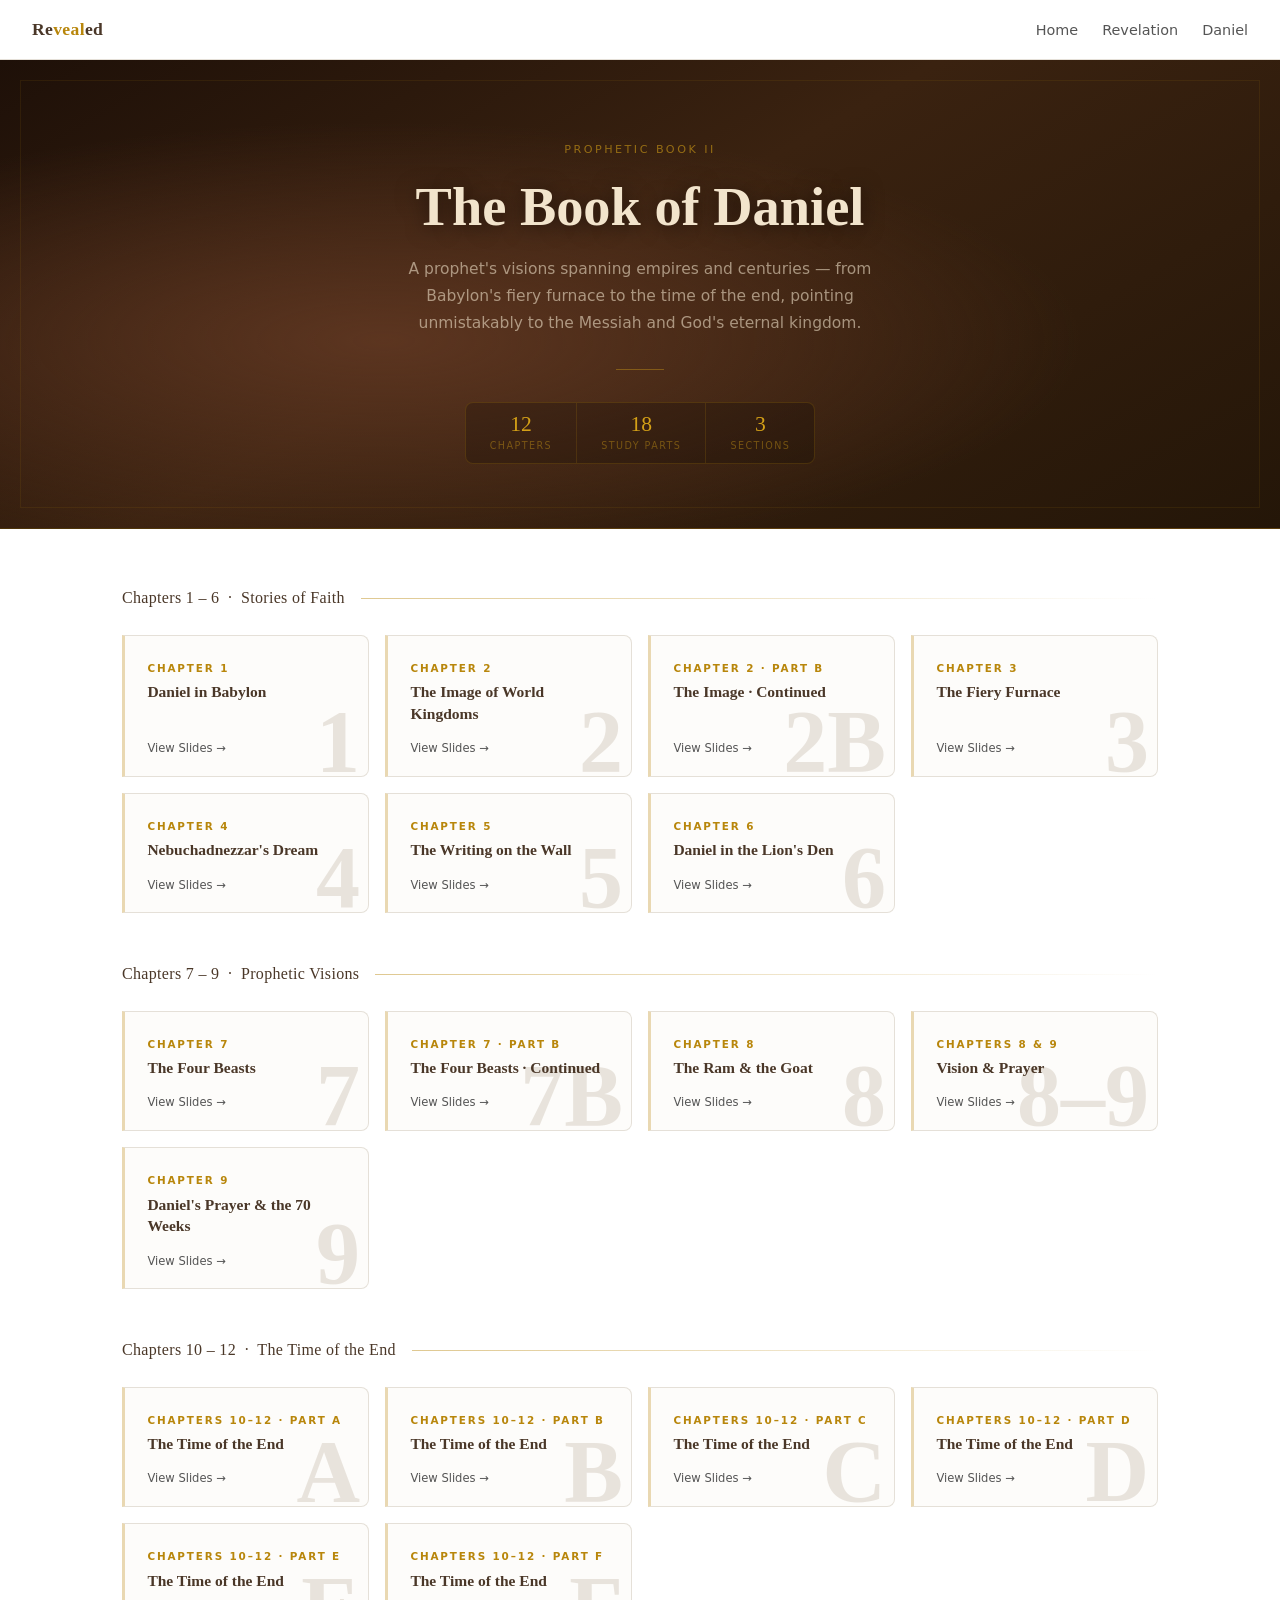
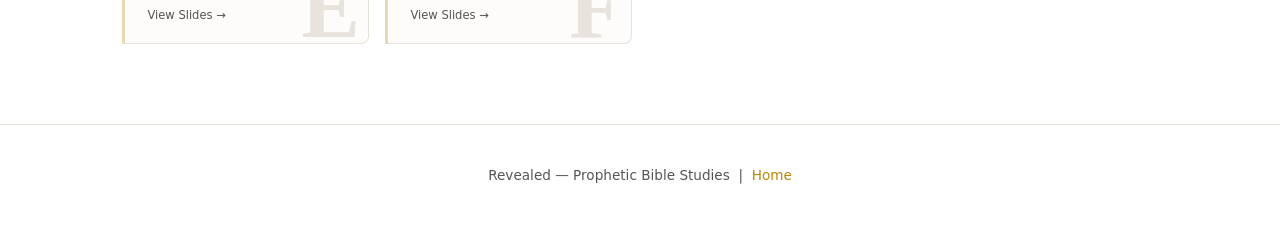
<file: daniel.html>
<!DOCTYPE html>
<html lang="en">
<head>
  <meta charset="UTF-8" />
  <meta name="viewport" content="width=device-width, initial-scale=1.0" />
  <title>The Book of Daniel — Prophetic Bible Study | Revealed</title>

  <!-- SEO -->
  <meta name="description" content="Study the Book of Daniel — prophetic visions spanning empires and centuries, pointing to the Messiah and God's eternal kingdom. 18 study parts with slides.">
  <meta name="keywords" content="book of daniel, daniel bible study, daniel prophecy, nebuchadnezzar dream, four kingdoms, daniel 2, end times prophecy, babylon, bible study slides">
  <meta name="author" content="Revealed — Prophetic Bible Studies">
  <meta name="robots" content="index, follow">
  <link rel="canonical" href="https://antonytuff.github.io/revealed-prophecy/daniel.html">

  <!-- Open Graph -->
  <meta property="og:type" content="article">
  <meta property="og:site_name" content="Revealed — Prophetic Bible Studies">
  <meta property="og:title" content="The Book of Daniel — Prophetic Bible Study | Revealed">
  <meta property="og:description" content="Study the Book of Daniel — prophetic visions spanning empires and centuries, pointing to the Messiah and God's eternal kingdom. 18 study parts with slides.">
  <meta property="og:url" content="https://antonytuff.github.io/revealed-prophecy/daniel.html">
  <meta property="og:locale" content="en_US">

  <!-- Twitter Card -->
  <meta name="twitter:card" content="summary_large_image">
  <meta name="twitter:title" content="The Book of Daniel — Prophetic Bible Study | Revealed">
  <meta name="twitter:description" content="Study the Book of Daniel — prophetic visions spanning empires and centuries, pointing to the Messiah and God's eternal kingdom.">

  <!-- Structured Data -->
  <script type="application/ld+json">
  {
    "@context": "https://schema.org",
    "@type": "Course",
    "name": "The Book of Daniel — Prophetic Bible Study",
    "description": "An in-depth study of the Book of Daniel, covering prophetic visions of empires, the Messiah, and God's eternal kingdom.",
    "url": "https://antonytuff.github.io/revealed-prophecy/daniel.html",
    "provider": {
      "@type": "Organization",
      "name": "Revealed — Prophetic Bible Studies",
      "url": "https://antonytuff.github.io/revealed-prophecy/"
    },
    "inLanguage": "en",
    "isAccessibleForFree": true
  }
  </script>

  <link rel="stylesheet" href="assets/style.css" />
</head>
<body>

  <nav>
    <a class="nav-brand" href="index.html">Re<span>veal</span>ed</a>
    <ul class="nav-links">
      <li><a href="index.html">Home</a></li>
      <li><a href="revelation.html">Revelation</a></li>
      <li><a href="daniel.html">Daniel</a></li>
    </ul>
  </nav>

  <section class="book-hero">
    <p class="hero-eyebrow">Prophetic Book II</p>
    <h1>The Book of Daniel</h1>
    <p>A prophet's visions spanning empires and centuries — from Babylon's fiery furnace to the time of the end, pointing unmistakably to the Messiah and God's eternal kingdom.</p>
    <div class="book-hero-rule"></div>
    <div class="book-hero-stats">
      <div class="book-stat"><span class="stat-num">12</span><span class="stat-label">Chapters</span></div>
      <div class="book-stat"><span class="stat-num">18</span><span class="stat-label">Study Parts</span></div>
      <div class="book-stat"><span class="stat-num">3</span><span class="stat-label">Sections</span></div>
    </div>
  </section>

  <section class="chapter-list-section">

    <div class="chapter-group">
      <h2 class="chapter-section-title">Chapters 1 – 6 &nbsp;&middot;&nbsp; Stories of Faith</h2>
      <div class="chapter-grid">

        <a class="chapter-card" data-num="1" href="viewer.html?file=Daniel/Daniel-1.pps&title=Daniel%20Chapter%201&book=The%20Book%20of%20Daniel&sub=Daniel%20in%20Babylon&back=daniel.html&backLabel=Daniel&bk=daniel&ch=1">
          <span class="chapter-label">Chapter 1</span>
          <h3>Daniel in Babylon</h3>
          <span class="chapter-type">View Slides &rarr;</span>
        </a>

        <a class="chapter-card" data-num="2" href="viewer.html?file=Daniel/Daniel-2.pps&title=Daniel%20Chapter%202&book=The%20Book%20of%20Daniel&sub=The%20Image%20of%20World%20Kingdoms&back=daniel.html&backLabel=Daniel&bk=daniel&ch=2">
          <span class="chapter-label">Chapter 2</span>
          <h3>The Image of World Kingdoms</h3>
          <span class="chapter-type">View Slides &rarr;</span>
        </a>

        <a class="chapter-card" data-num="2B" href="viewer.html?file=Daniel/Daniel-2b.pps&title=Daniel%20Chapter%202B&book=The%20Book%20of%20Daniel&sub=The%20Image%20%C2%B7%20Continued&back=daniel.html&backLabel=Daniel&bk=daniel&ch=2">
          <span class="chapter-label">Chapter 2 &middot; Part B</span>
          <h3>The Image &middot; Continued</h3>
          <span class="chapter-type">View Slides &rarr;</span>
        </a>

        <a class="chapter-card" data-num="3" href="viewer.html?file=Daniel/Daniel-3.pps&title=Daniel%20Chapter%203&book=The%20Book%20of%20Daniel&sub=The%20Fiery%20Furnace&back=daniel.html&backLabel=Daniel&bk=daniel&ch=3">
          <span class="chapter-label">Chapter 3</span>
          <h3>The Fiery Furnace</h3>
          <span class="chapter-type">View Slides &rarr;</span>
        </a>

        <a class="chapter-card" data-num="4" href="viewer.html?file=Daniel/Daniel-4.pps&title=Daniel%20Chapter%204&book=The%20Book%20of%20Daniel&sub=Nebuchadnezzar%27s%20Dream&back=daniel.html&backLabel=Daniel&bk=daniel&ch=4">
          <span class="chapter-label">Chapter 4</span>
          <h3>Nebuchadnezzar's Dream</h3>
          <span class="chapter-type">View Slides &rarr;</span>
        </a>

        <a class="chapter-card" data-num="5" href="viewer.html?file=Daniel/Daniel-5.pps&title=Daniel%20Chapter%205&book=The%20Book%20of%20Daniel&sub=The%20Writing%20on%20the%20Wall&back=daniel.html&backLabel=Daniel&bk=daniel&ch=5">
          <span class="chapter-label">Chapter 5</span>
          <h3>The Writing on the Wall</h3>
          <span class="chapter-type">View Slides &rarr;</span>
        </a>

        <a class="chapter-card" data-num="6" href="viewer.html?file=Daniel/Daniel-6.pps&title=Daniel%20Chapter%206&book=The%20Book%20of%20Daniel&sub=Daniel%20in%20the%20Lion%27s%20Den&back=daniel.html&backLabel=Daniel&bk=daniel&ch=6">
          <span class="chapter-label">Chapter 6</span>
          <h3>Daniel in the Lion's Den</h3>
          <span class="chapter-type">View Slides &rarr;</span>
        </a>

      </div>
    </div>

    <div class="chapter-group">
      <h2 class="chapter-section-title">Chapters 7 – 9 &nbsp;&middot;&nbsp; Prophetic Visions</h2>
      <div class="chapter-grid">

        <a class="chapter-card" data-num="7" href="viewer.html?file=Daniel/DANIEL%207-.pps&title=Daniel%20Chapter%207&book=The%20Book%20of%20Daniel&sub=The%20Four%20Beasts&back=daniel.html&backLabel=Daniel&bk=daniel&ch=7">
          <span class="chapter-label">Chapter 7</span>
          <h3>The Four Beasts</h3>
          <span class="chapter-type">View Slides &rarr;</span>
        </a>

        <a class="chapter-card" data-num="7B" href="viewer.html?file=Daniel/DANIEL%207b-.pps&title=Daniel%20Chapter%207B&book=The%20Book%20of%20Daniel&sub=The%20Four%20Beasts%20%C2%B7%20Continued&back=daniel.html&backLabel=Daniel&bk=daniel&ch=7">
          <span class="chapter-label">Chapter 7 &middot; Part B</span>
          <h3>The Four Beasts &middot; Continued</h3>
          <span class="chapter-type">View Slides &rarr;</span>
        </a>

        <a class="chapter-card" data-num="8" href="viewer.html?file=Daniel/DANIEL%208-.pps&title=Daniel%20Chapter%208&book=The%20Book%20of%20Daniel&sub=The%20Ram%20%26%20the%20Goat&back=daniel.html&backLabel=Daniel&bk=daniel&ch=8">
          <span class="chapter-label">Chapter 8</span>
          <h3>The Ram &amp; the Goat</h3>
          <span class="chapter-type">View Slides &rarr;</span>
        </a>

        <a class="chapter-card" data-num="8–9" href="viewer.html?file=Daniel/DANIEL%208%20%26%209.pps&title=Daniel%20Chapters%208%20%26%209&book=The%20Book%20of%20Daniel&sub=Vision%20%26%20Prayer&back=daniel.html&backLabel=Daniel&bk=daniel&ch=8%2C9">
          <span class="chapter-label">Chapters 8 &amp; 9</span>
          <h3>Vision &amp; Prayer</h3>
          <span class="chapter-type">View Slides &rarr;</span>
        </a>

        <a class="chapter-card" data-num="9" href="viewer.html?file=Daniel/Daniel%209.pps&title=Daniel%20Chapter%209&book=The%20Book%20of%20Daniel&sub=Daniel%27s%20Prayer%20%26%20the%2070%20Weeks&back=daniel.html&backLabel=Daniel&bk=daniel&ch=9">
          <span class="chapter-label">Chapter 9</span>
          <h3>Daniel's Prayer &amp; the 70 Weeks</h3>
          <span class="chapter-type">View Slides &rarr;</span>
        </a>

      </div>
    </div>

    <div class="chapter-group">
      <h2 class="chapter-section-title">Chapters 10 – 12 &nbsp;&middot;&nbsp; The Time of the End</h2>
      <div class="chapter-grid">

        <a class="chapter-card" data-num="A" href="viewer.html?file=Daniel/DANIEL%2010-12A.pps&title=Daniel%2010%E2%80%9312%20%C2%B7%20Part%20A&book=The%20Book%20of%20Daniel&sub=The%20Time%20of%20the%20End&back=daniel.html&backLabel=Daniel&bk=daniel&ch=10">
          <span class="chapter-label">Chapters 10–12 &middot; Part A</span>
          <h3>The Time of the End</h3>
          <span class="chapter-type">View Slides &rarr;</span>
        </a>

        <a class="chapter-card" data-num="B" href="viewer.html?file=Daniel/DANIEL%2010-12B.pps&title=Daniel%2010%E2%80%9312%20%C2%B7%20Part%20B&book=The%20Book%20of%20Daniel&sub=The%20Time%20of%20the%20End&back=daniel.html&backLabel=Daniel&bk=daniel&ch=10">
          <span class="chapter-label">Chapters 10–12 &middot; Part B</span>
          <h3>The Time of the End</h3>
          <span class="chapter-type">View Slides &rarr;</span>
        </a>

        <a class="chapter-card" data-num="C" href="viewer.html?file=Daniel/DANIEL%2010-12C.pps&title=Daniel%2010%E2%80%9312%20%C2%B7%20Part%20C&book=The%20Book%20of%20Daniel&sub=The%20Time%20of%20the%20End&back=daniel.html&backLabel=Daniel&bk=daniel&ch=11">
          <span class="chapter-label">Chapters 10–12 &middot; Part C</span>
          <h3>The Time of the End</h3>
          <span class="chapter-type">View Slides &rarr;</span>
        </a>

        <a class="chapter-card" data-num="D" href="viewer.html?file=Daniel/DANIEL%2010-12D.pps&title=Daniel%2010%E2%80%9312%20%C2%B7%20Part%20D&book=The%20Book%20of%20Daniel&sub=The%20Time%20of%20the%20End&back=daniel.html&backLabel=Daniel&bk=daniel&ch=11">
          <span class="chapter-label">Chapters 10–12 &middot; Part D</span>
          <h3>The Time of the End</h3>
          <span class="chapter-type">View Slides &rarr;</span>
        </a>

        <a class="chapter-card" data-num="E" href="viewer.html?file=Daniel/DANIEL%2010-12E.pps&title=Daniel%2010%E2%80%9312%20%C2%B7%20Part%20E&book=The%20Book%20of%20Daniel&sub=The%20Time%20of%20the%20End&back=daniel.html&backLabel=Daniel&bk=daniel&ch=12">
          <span class="chapter-label">Chapters 10–12 &middot; Part E</span>
          <h3>The Time of the End</h3>
          <span class="chapter-type">View Slides &rarr;</span>
        </a>

        <a class="chapter-card" data-num="F" href="viewer.html?file=Daniel/DANIEL%2010-12F.pps&title=Daniel%2010%E2%80%9312%20%C2%B7%20Part%20F&book=The%20Book%20of%20Daniel&sub=The%20Time%20of%20the%20End&back=daniel.html&backLabel=Daniel&bk=daniel&ch=12">
          <span class="chapter-label">Chapters 10–12 &middot; Part F</span>
          <h3>The Time of the End</h3>
          <span class="chapter-type">View Slides &rarr;</span>
        </a>

      </div>
    </div>

  </section>

  <footer>
    <p>Revealed &mdash; Prophetic Bible Studies &nbsp;|&nbsp; <a href="index.html">Home</a></p>
  </footer>

</body>
</html>
</file>
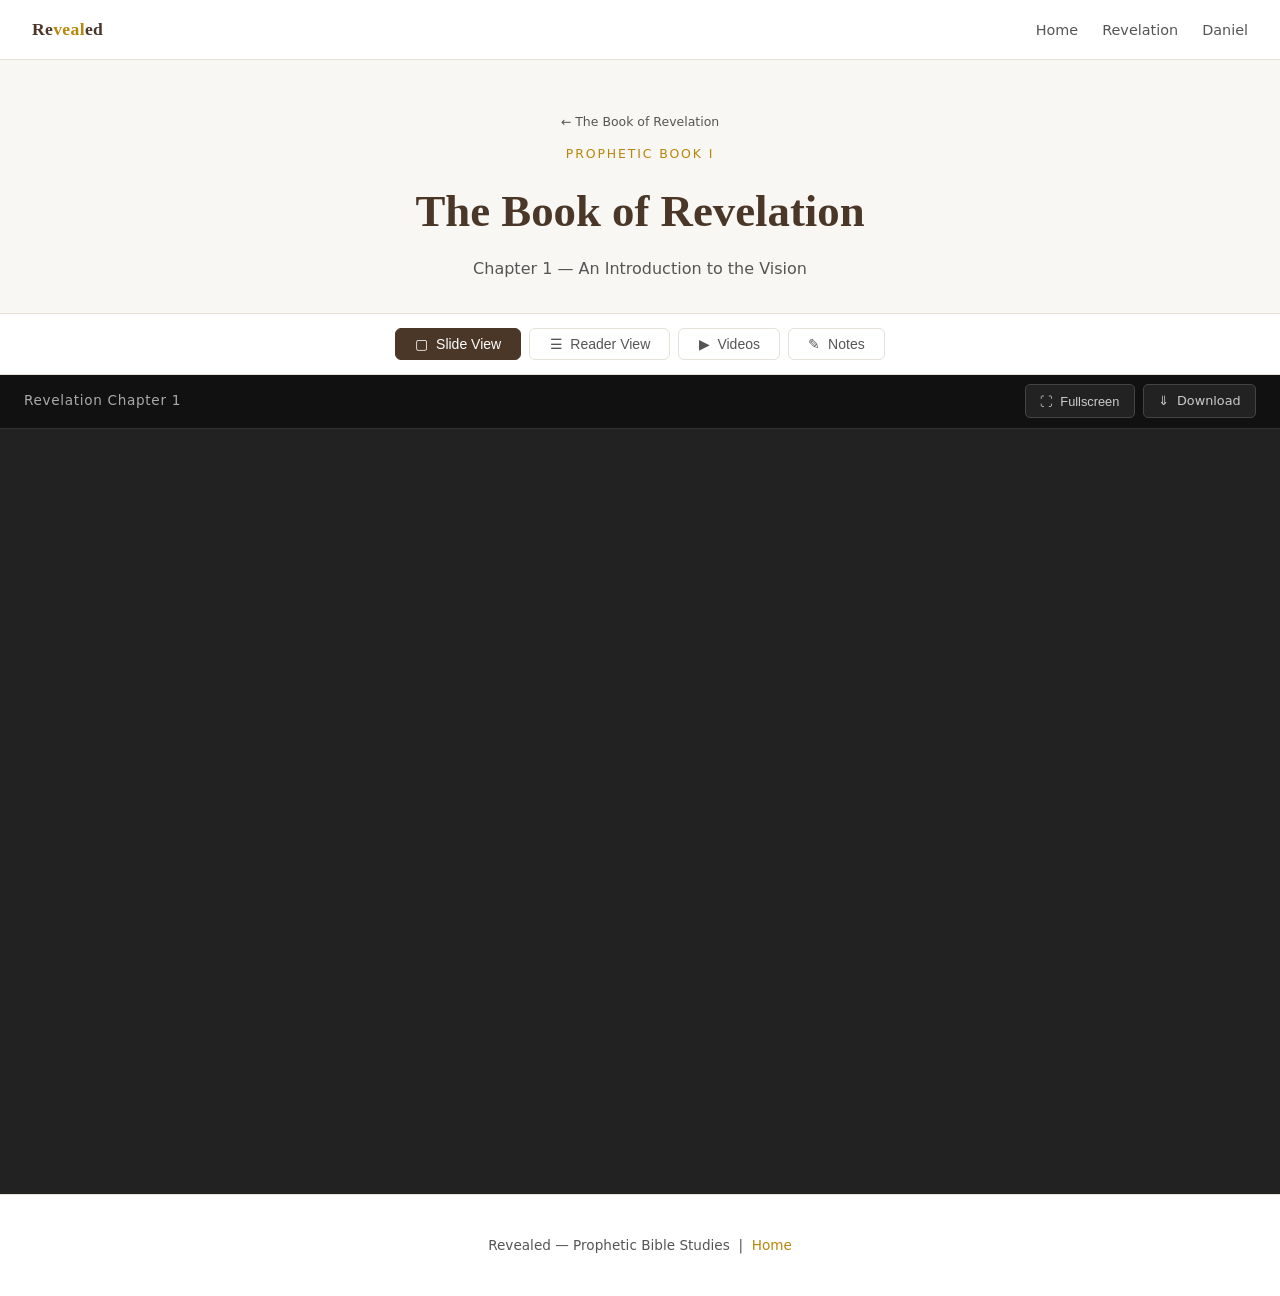
<file: revelation-1.html>
<!DOCTYPE html>
<html lang="en">
<head>
  <meta charset="UTF-8" />
  <meta name="viewport" content="width=device-width, initial-scale=1.0" />
  <title>Revelation Chapter 1 — The Vision of Christ | Revealed</title>

  <!-- SEO -->
  <meta name="description" content="Study Revelation Chapter 1 — John's opening vision of the glorified Jesus Christ on the Isle of Patmos: the seven golden lampstands and the seven stars.">
  <meta name="keywords" content="revelation chapter 1, john patmos, vision of christ, seven lampstands, seven stars, book of revelation study, bible prophecy">
  <meta name="author" content="Revealed — Prophetic Bible Studies">
  <meta name="robots" content="index, follow">
  <link rel="canonical" href="https://antonytuff.github.io/revealed-prophecy/revelation-1.html">

  <!-- Open Graph -->
  <meta property="og:type" content="article">
  <meta property="og:site_name" content="Revealed — Prophetic Bible Studies">
  <meta property="og:title" content="Revelation Chapter 1 — The Vision of Christ | Revealed">
  <meta property="og:description" content="Study Revelation Chapter 1 — John's opening vision of the glorified Jesus Christ on the Isle of Patmos: the seven golden lampstands and the seven stars.">
  <meta property="og:url" content="https://antonytuff.github.io/revealed-prophecy/revelation-1.html">
  <meta property="og:locale" content="en_US">

  <!-- Twitter Card -->
  <meta name="twitter:card" content="summary">
  <meta name="twitter:title" content="Revelation Chapter 1 — The Vision of Christ | Revealed">
  <meta name="twitter:description" content="Study Revelation Chapter 1 — John's opening vision of the glorified Jesus Christ on the Isle of Patmos.">
  <link rel="stylesheet" href="assets/style.css" />
  <style>

    /* ══════════════════════════════════════════
       BOOK SCENE — 3-D perspective container
    ══════════════════════════════════════════ */
    .book-scene {
      position: relative;
      perspective: 3200px;
      perspective-origin: 50% 38%;
    }

    /* ══════════════════════════════════════════
       BOOK COVER
    ══════════════════════════════════════════ */
    .book-cover {
      position: absolute;
      inset: 0;
      z-index: 20;
      display: flex;
      cursor: pointer;
      pointer-events: auto;
    }

    .book-cover.is-open { pointer-events: none; }

    /* Disable transition during instant-reset */
    .book-cover.no-anim .cover-half { transition: none !important; }

    /* ── Left page ── */
    .cover-left {
      flex: 1;
      position: relative;
      transform-origin: right center;
      will-change: transform;
      backface-visibility: hidden;
      overflow: hidden;
      transition: transform 1.4s cubic-bezier(0.645, 0.045, 0.355, 1.000);

      background:
        radial-gradient(ellipse at 30% 40%, #6b3f22 0%, transparent 60%),
        linear-gradient(160deg, #3d2412 0%, #5e3820 35%, #4c2d1a 65%, #301808 100%);

      border-right: 4px solid #150b04;
      box-shadow:
        inset -16px 0 40px rgba(0,0,0,0.65),
        inset 0 0 80px rgba(0,0,0,0.2);

      display: flex;
      flex-direction: column;
      align-items: flex-end;
      justify-content: center;
      padding: 2.5rem 3.5rem 2.5rem 2rem;
    }

    /* ── Right page ── */
    .cover-right {
      flex: 1;
      position: relative;
      transform-origin: left center;
      will-change: transform;
      backface-visibility: hidden;
      overflow: hidden;
      transition: transform 1.4s cubic-bezier(0.645, 0.045, 0.355, 1.000) 0.07s;

      background:
        radial-gradient(ellipse at 70% 60%, #6b3f22 0%, transparent 60%),
        linear-gradient(200deg, #301808 0%, #4c2d1a 40%, #5e3820 72%, #3d2412 100%);

      border-left: 4px solid #150b04;
      box-shadow:
        inset 16px 0 40px rgba(0,0,0,0.65),
        inset 0 0 80px rgba(0,0,0,0.2);

      display: flex;
      align-items: center;
      justify-content: flex-start;
      padding: 2.5rem 2rem 2.5rem 3.5rem;
    }

    /* Open states — fold each page away */
    .book-cover.is-open .cover-left  { transform: rotateY(-180deg); }
    .book-cover.is-open .cover-right { transform: rotateY(180deg); }

    /* Gold filigree border inset */
    .cover-left::before,  .cover-right::before {
      content: '';
      position: absolute;
      inset: 16px;
      border: 1px solid rgba(184, 134, 11, 0.38);
      pointer-events: none;
    }
    .cover-left::after, .cover-right::after {
      content: '';
      position: absolute;
      inset: 26px;
      border: 1px solid rgba(184, 134, 11, 0.16);
      pointer-events: none;
    }

    /* Shimmer sweep across left page */
    .cover-shimmer {
      position: absolute;
      top: 0; left: -100%;
      width: 60%;
      height: 100%;
      background: linear-gradient(
        105deg,
        transparent 30%,
        rgba(255,255,255,0.04) 50%,
        transparent 70%
      );
      animation: shimmer-sweep 5s ease-in-out infinite;
      pointer-events: none;
    }

    @keyframes shimmer-sweep {
      0%   { left: -80%; }
      50%  { left: 140%; }
      100% { left: 140%; }
    }

    /* ── Cover text (left page) ── */
    .cover-text { text-align: right; }

    .cover-eyebrow {
      font-family: var(--sans);
      font-size: 0.6rem;
      letter-spacing: 0.24em;
      text-transform: uppercase;
      color: rgba(212, 160, 23, 0.55);
      margin-bottom: 0.7rem;
    }

    .cover-title {
      font-family: var(--serif);
      font-size: clamp(1.6rem, 3.2vw, 2.6rem);
      color: #d4a017;
      line-height: 1.1;
      margin-bottom: 0.35rem;
      text-shadow: 0 3px 16px rgba(0,0,0,0.7), 0 0 40px rgba(212,160,23,0.15);
      letter-spacing: 0.02em;
    }

    .cover-chapter-label {
      font-family: var(--serif);
      font-size: 0.82rem;
      color: rgba(212, 160, 23, 0.72);
      letter-spacing: 0.1em;
      margin-bottom: 1.1rem;
    }

    .cover-rule {
      width: 50px;
      height: 1px;
      background: linear-gradient(to left, rgba(212,160,23,0.55), transparent);
      margin-left: auto;
      margin-bottom: 1.4rem;
    }

    .cover-cta {
      font-family: var(--sans);
      font-size: 0.62rem;
      letter-spacing: 0.22em;
      text-transform: uppercase;
      color: rgba(212, 160, 23, 0.5);
      animation: pulse-cta 2.8s ease-in-out infinite;
    }

    @keyframes pulse-cta {
      0%, 100% { opacity: 0.35; }
      50%       { opacity: 0.85; }
    }

    /* ── Cover emblem (right page) ── */
    .cover-emblem { text-align: left; }

    .emblem-cross {
      font-size: clamp(2.4rem, 4vw, 3.8rem);
      color: rgba(212, 160, 23, 0.25);
      line-height: 1;
      margin-bottom: 0.6rem;
      text-shadow: 0 0 30px rgba(212,160,23,0.1);
    }

    .emblem-stars {
      font-size: 0.9rem;
      color: rgba(212, 160, 23, 0.18);
      letter-spacing: 0.4em;
    }

    .emblem-label {
      font-family: var(--serif);
      font-size: 0.65rem;
      color: rgba(212, 160, 23, 0.28);
      letter-spacing: 0.18em;
      text-transform: uppercase;
      margin-top: 0.5rem;
    }

    /* ══════════════════════════════════════════
       VIEWER SHELL
    ══════════════════════════════════════════ */
    .viewer-wrap {
      background: #1a1a1a;
      position: relative;
    }

    .viewer-toolbar {
      display: flex;
      align-items: center;
      justify-content: space-between;
      padding: 0.6rem 1.5rem;
      background: #111;
      border-bottom: 1px solid #333;
    }

    .viewer-toolbar .title {
      font-size: 0.85rem;
      color: #aaa;
      letter-spacing: 0.05em;
    }

    .viewer-toolbar .toolbar-actions { display: flex; gap: 0.5rem; }

    .viewer-toolbar button,
    .viewer-toolbar a {
      background: #222;
      border: 1px solid #444;
      color: #ccc;
      padding: 0.35rem 0.9rem;
      border-radius: 5px;
      font-size: 0.8rem;
      cursor: pointer;
      text-decoration: none;
      display: inline-flex;
      align-items: center;
      gap: 0.35rem;
      transition: background 0.2s, color 0.2s;
    }

    .viewer-toolbar button:hover,
    .viewer-toolbar a:hover { background: #333; color: #fff; }

    #slide-view { max-width: none; padding: 0; margin: 0; }

    .ms-iframe {
      width: 100%;
      height: 85vh;
      min-height: 600px;
      border: none;
      display: block;
      background: #222;
    }

    .viewer-fullscreen .ms-iframe { height: 100vh; }

    /* Setup notice */
    .setup-notice {
      background: #fffbe6;
      border: 1px solid #f0d060;
      border-radius: 8px;
      padding: 1.25rem 1.5rem;
      margin: 2rem auto;
      max-width: 720px;
      font-size: 0.9rem;
      line-height: 1.6;
      color: #555;
    }
    .setup-notice strong { color: #333; }
    .setup-notice code {
      background: #f0f0f0;
      padding: 0.1rem 0.4rem;
      border-radius: 3px;
      font-size: 0.85rem;
    }
    .setup-notice ol { margin: 0.75rem 0 0 1.25rem; }
    .setup-notice ol li { margin-bottom: 0.4rem; }

    /* ══════════════════════════════════════════
       MODE BAR
    ══════════════════════════════════════════ */
    .mode-bar {
      display: flex;
      align-items: center;
      justify-content: center;
      gap: 0.5rem;
      padding: 0.85rem 2rem;
      border-bottom: 1px solid var(--border);
      background: var(--bg);
    }

    .mode-btn {
      display: flex;
      align-items: center;
      gap: 0.4rem;
      padding: 0.45rem 1.2rem;
      border-radius: 6px;
      border: 1px solid var(--border);
      background: var(--bg);
      color: var(--text-muted);
      font-size: 0.875rem;
      cursor: pointer;
      transition: all 0.2s;
    }

    .mode-btn:hover { border-color: var(--gold); color: var(--gold); }
    .mode-btn.active {
      background: var(--accent);
      border-color: var(--accent);
      color: #fff;
    }

    /* ══════════════════════════════════════════
       NOTES VIEW
    ══════════════════════════════════════════ */
    .notes-view-inner {
      max-width: 760px;
      margin: 0 auto;
      padding: 3rem 2rem 5rem;
    }

    .notes-heading-row {
      display: flex;
      align-items: baseline;
      justify-content: space-between;
      margin-bottom: 0.6rem;
      padding-bottom: 0.8rem;
      border-bottom: 1px solid var(--border);
      gap: 1rem;
      flex-wrap: wrap;
    }

    .notes-heading-row h2 {
      font-family: var(--serif);
      font-size: 1.4rem;
      color: var(--accent);
    }

    .notes-heading-row .notes-ref {
      font-size: 0.78rem;
      letter-spacing: 0.1em;
      text-transform: uppercase;
      color: var(--gold);
    }

    .notes-hint {
      font-size: 0.87rem;
      color: var(--text-muted);
      font-style: italic;
      margin-bottom: 1.25rem;
      line-height: 1.6;
    }

    .notes-area {
      width: 100%;
      min-height: 300px;
      padding: 1.4rem 1.6rem;
      font-family: var(--serif);
      font-size: 1rem;
      line-height: 1.85;
      color: var(--text);
      background: var(--bg-soft);
      border: 1px solid var(--border);
      border-radius: 8px;
      resize: vertical;
      outline: none;
      transition: border-color 0.25s, box-shadow 0.25s, background 0.25s;
    }

    .notes-area:focus {
      border-color: var(--gold);
      box-shadow: 0 0 0 3px rgba(184, 134, 11, 0.13);
      background: var(--bg);
    }

    .notes-area::placeholder {
      color: #c8c1b5;
      font-style: italic;
      line-height: 1.9;
    }

    .notes-footer-row {
      display: flex;
      align-items: center;
      justify-content: space-between;
      margin-top: 0.85rem;
      flex-wrap: wrap;
      gap: 0.5rem;
    }

    .notes-word-count {
      font-size: 0.78rem;
      color: var(--text-muted);
    }

    .notes-actions { display: flex; align-items: center; gap: 0.5rem; }

    .notes-saved-tag {
      font-size: 0.75rem;
      color: #2d6a2d;
      opacity: 0;
      transition: opacity 0.35s;
      margin-right: 0.25rem;
    }
    .notes-saved-tag.show { opacity: 1; }

    .notes-btn {
      font-size: 0.8rem;
      padding: 0.32rem 0.9rem;
      border-radius: 5px;
      border: 1px solid var(--border);
      background: var(--bg);
      color: var(--text-muted);
      cursor: pointer;
      transition: all 0.2s;
    }

    .notes-btn:hover { border-color: var(--gold); color: var(--gold); }

    .notes-btn.danger:hover {
      border-color: #c0392b;
      color: #c0392b;
      background: #fef0ef;
    }

    /* ══════════════════════════════════════════
       READER VIEW (overrides on top of global)
    ══════════════════════════════════════════ */
    #reader-view {
      max-width: 720px;
      margin: 0 auto;
      padding: 3rem 2rem 5rem;
    }

    /* ══════════════════════════════════════════
       VIDEOS VIEW
    ══════════════════════════════════════════ */
    #videos-view { background: var(--bg-soft); min-height: 70vh; }

    .videos-layout {
      display: grid;
      grid-template-columns: 1fr 320px;
      gap: 1.5rem;
      max-width: 1300px;
      margin: 0 auto;
      padding: 2rem 2rem 4rem;
      align-items: start;
    }
    @media (max-width: 900px) { .videos-layout { grid-template-columns: 1fr; } }

    .yt-player-wrap {
      background: #000; border-radius: 10px; overflow: hidden;
      aspect-ratio: 16 / 9; position: relative;
      box-shadow: 0 8px 40px rgba(0,0,0,.25);
    }
    .yt-iframe { width: 100%; height: 100%; border: none; display: block; }
    .yt-placeholder {
      position: absolute; inset: 0; display: flex; flex-direction: column;
      align-items: center; justify-content: center;
      gap: 1rem; color: #888; text-align: center; padding: 2rem; background: #111;
    }
    .yt-placeholder-icon {
      width: 64px; height: 64px; background: rgba(255,255,255,.07); border-radius: 50%;
      display: flex; align-items: center; justify-content: center; font-size: 1.6rem; color: #555;
    }
    .yt-placeholder p { font-size: .9rem; color: #666; max-width: 220px; line-height: 1.5; }
    .yt-placeholder-btn {
      background: var(--accent); color: #fff; border: none; border-radius: 6px;
      padding: .5rem 1.2rem; font-size: .82rem; cursor: pointer; transition: background .2s;
    }
    .yt-placeholder-btn:hover { background: #3a2a1e; }
    .yt-now-playing {
      margin-top: .75rem; font-size: .82rem; color: var(--text-muted);
      display: flex; align-items: center; gap: .4rem;
    }
    .yt-now-dot {
      width: 7px; height: 7px; border-radius: 50%; background: var(--gold); flex-shrink: 0;
      animation: blink-dot 1.4s ease-in-out infinite;
    }
    @keyframes blink-dot { 0%,100%{opacity:1} 50%{opacity:.3} }
    .yt-now-title { font-family: var(--serif); color: var(--accent); font-size: .85rem; overflow: hidden; text-overflow: ellipsis; white-space: nowrap; }

    .yt-sidebar {
      background: var(--bg-card); border: 1px solid var(--border); border-radius: 10px;
      overflow: hidden; display: flex; flex-direction: column;
      box-shadow: 0 4px 20px rgba(0,0,0,.06);
    }
    .yt-sidebar-head {
      display: flex; align-items: center; justify-content: space-between;
      padding: .9rem 1.1rem; background: var(--bg); border-bottom: 1px solid var(--border); gap: .5rem;
    }
    .yt-sidebar-head h3 { font-family: var(--serif); font-size: 1rem; color: var(--accent); margin-bottom: .1rem; }
    .yt-video-count { font-size: .7rem; color: var(--text-muted); letter-spacing: .06em; }
    .yt-add-toggle {
      font-size: .78rem; padding: .35rem .85rem; border-radius: 5px;
      border: 1px solid var(--border); background: var(--bg); color: var(--text-muted);
      cursor: pointer; white-space: nowrap; transition: all .2s; flex-shrink: 0;
    }
    .yt-add-toggle:hover, .yt-add-toggle.open { border-color: var(--gold); color: var(--gold); }
    .yt-add-panel {
      padding: .85rem 1.1rem; border-bottom: 1px solid var(--border);
      background: rgba(184,134,11,.04); display: none;
    }
    .yt-add-panel.open { display: block; }
    .yt-add-label { font-size: .72rem; letter-spacing: .1em; text-transform: uppercase; color: var(--gold); font-weight: 600; margin-bottom: .5rem; }
    .yt-add-input-row { display: flex; gap: .4rem; }
    .yt-url-input {
      flex: 1; padding: .42rem .75rem; font-size: .82rem;
      border: 1px solid var(--border); border-radius: 5px; outline: none;
      background: var(--bg); transition: border-color .2s; min-width: 0;
    }
    .yt-url-input:focus { border-color: var(--gold); }
    .yt-confirm-btn {
      padding: .42rem .9rem; border-radius: 5px; background: var(--accent); color: #fff;
      border: none; font-size: .8rem; cursor: pointer; white-space: nowrap; transition: background .2s;
    }
    .yt-confirm-btn:hover { background: #3a2a1e; }
    .yt-confirm-btn:disabled { opacity: .5; cursor: not-allowed; }
    .yt-add-hint { font-size: .72rem; color: var(--text-muted); margin-top: .45rem; }
    .yt-list { overflow-y: auto; max-height: 460px; flex: 1; }
    .yt-item {
      display: flex; align-items: flex-start; gap: .7rem; padding: .7rem 1rem;
      cursor: pointer; border-bottom: 1px solid var(--border); transition: background .15s; position: relative;
    }
    .yt-item:hover { background: rgba(184,134,11,.05); }
    .yt-item.is-active { background: rgba(184,134,11,.08); border-left: 3px solid var(--gold); padding-left: calc(1rem - 3px); }
    .yt-thumb { width: 78px; height: 44px; object-fit: cover; border-radius: 4px; flex-shrink: 0; background: #ddd; }
    .yt-item-body { flex: 1; min-width: 0; }
    .yt-item-title {
      font-size: .8rem; color: var(--text); line-height: 1.4;
      display: -webkit-box; -webkit-line-clamp: 2; -webkit-box-orient: vertical; overflow: hidden;
    }
    .yt-item.is-active .yt-item-title { color: var(--accent); font-weight: 600; }
    .yt-item-playing { font-size: .65rem; color: var(--gold); letter-spacing: .08em; text-transform: uppercase; margin-top: .2rem; }
    .yt-remove {
      background: none; border: none; color: #ccc; cursor: pointer;
      font-size: 1.1rem; line-height: 1; padding: .1rem .25rem; border-radius: 3px; transition: color .2s; flex-shrink: 0;
    }
    .yt-remove:hover { color: #c0392b; }
    .yt-empty { padding: 2.5rem 1.2rem; text-align: center; color: var(--text-muted); font-size: .87rem; font-style: italic; }
  </style>
</head>
<body>

  <nav>
    <a class="nav-brand" href="index.html">Re<span>veal</span>ed</a>
    <ul class="nav-links">
      <li><a href="index.html">Home</a></li>
      <li><a href="revelation.html">Revelation</a></li>
      <li><a href="daniel.html">Daniel</a></li>
    </ul>
  </nav>

  <header class="chapter-header">
    <a class="back-crumb" href="revelation.html">&#8592; The Book of Revelation</a>
    <p class="eyebrow">Prophetic Book I</p>
    <h1>The Book of Revelation</h1>
    <p class="subtitle">Chapter 1 &mdash; An Introduction to the Vision</p>
  </header>

  <div class="mode-bar">
    <button class="mode-btn active" id="btn-slides" onclick="setMode('slides')">
      &#9634;&nbsp; Slide View
    </button>
    <button class="mode-btn" id="btn-reader" onclick="setMode('reader')">
      &#9776;&nbsp; Reader View
    </button>
    <button class="mode-btn" id="btn-videos" onclick="setMode('videos')">
      &#9654;&nbsp; Videos
    </button>
    <button class="mode-btn" id="btn-notes" onclick="setMode('notes')">
      &#9998;&nbsp; Notes
    </button>
  </div>

  <!-- ══════════════════════════════════════════
       SLIDE VIEW
  ══════════════════════════════════════════ -->
  <div id="slide-view">

    <div class="book-scene">

      <!-- Book cover — animates open on load and on each entry -->
      <div class="book-cover" id="book-cover" onclick="openBook()">

        <div class="cover-half cover-left">
          <div class="cover-shimmer"></div>
          <div class="cover-text">
            <p class="cover-eyebrow">Prophetic Book I</p>
            <h2 class="cover-title">Revelation</h2>
            <p class="cover-chapter-label">Chapter I</p>
            <div class="cover-rule"></div>
            <span class="cover-cta">Click to open</span>
          </div>
        </div>

        <div class="cover-half cover-right">
          <div class="cover-emblem">
            <div class="emblem-cross">&#10013;</div>
            <div class="emblem-stars">&#10022; &#10022; &#10022;</div>
            <div class="emblem-label">Revealed</div>
          </div>
        </div>

      </div><!-- /book-cover -->

      <!-- MS Office viewer -->
      <div class="viewer-wrap" id="viewer-wrap">
        <div class="viewer-toolbar">
          <span class="title">Revelation Chapter 1</span>
          <div class="toolbar-actions">
            <button onclick="toggleFullscreen()" title="Fullscreen">
              &#x26F6;&nbsp; Fullscreen
            </button>
            <a href="REVELATION 1.pps" download title="Download slides">
              &#8659;&nbsp; Download
            </a>
          </div>
        </div>
        <iframe
          id="ms-viewer"
          class="ms-iframe"
          src="https://view.officeapps.live.com/op/embed.aspx?src=https://raw.githubusercontent.com/antonytuff/revealed-prophecy/master/REVELATION%201.pps"
          allowfullscreen
          title="Revelation Chapter 1 Slides">
        </iframe>
      </div>

    </div><!-- /book-scene -->

    <div class="setup-notice" id="setup-notice">
      <strong>&#9888; One step left to activate the slide viewer.</strong><br>
      Microsoft's viewer needs the file at a public URL. Here's how to set it up:
      <ol>
        <li>Upload <code>REVELATION 1.pps</code> to <strong>OneDrive</strong>, <strong>Google Drive</strong>, <strong>GitHub</strong>, or any web host.</li>
        <li>Get the direct/public link to the file (e.g. <code>https://yourdomain.com/REVELATION%201.pps</code>).</li>
        <li>In <code>revelation-1.html</code>, replace <code>FILE_URL_HERE</code> with that URL in the iframe <code>src</code>.</li>
        <li>Save the file — the viewer will load the slides with full images, fonts &amp; layout.</li>
      </ol>
      <br>
      <strong>Quick option:</strong> Upload to OneDrive &rarr; right-click the file &rarr; <em>Embed</em> &rarr; copy the <code>&lt;iframe&gt;</code> src URL and paste it in place of <code>FILE_URL_HERE</code>.
    </div>

  </div><!-- /slide-view -->

  <!-- ══════════════════════════════════════════
       READER VIEW
  ══════════════════════════════════════════ -->
  <div id="reader-view" style="display:none">

    <div class="reader-section">
      <p class="ref">Introduction</p>
      <h3>What Is the Book of Revelation?</h3>
      <p>REVELA'TION, n. [L. revelatus, revelo.] The act of disclosing or discovering to others what was before unknown to them; appropriately, the disclosure or communication of truth to men by God himself, or by his authorized agents, the prophets and apostles. — <em>Webster's Dictionary</em></p>
      <p>The word <strong>Revelation</strong> means something <em>revealed</em> or shown to us. Yet many people say it can't be understood. This is not true at all!</p>
    </div>

    <hr class="reader-divider" />

    <div class="reader-section">
      <p class="ref">Revelation 1:1–2</p>
      <h3>The Opening Verse</h3>
      <blockquote>
        The Revelation of Jesus Christ, which God gave unto him, to shew unto his servants things which must shortly come to pass; and he sent and signified it by his angel unto his servant John: Who bare record of the word of God, and of the testimony of Jesus Christ, and of all things that he saw.
      </blockquote>
    </div>

    <hr class="reader-divider" />

    <div class="reader-section">
      <p class="ref">Revelation 1:3</p>
      <h3>The Three Blessings</h3>
      <blockquote>
        Blessed is he that readeth, and they that hear the words of this prophecy, and keep those things which are written therein: for the time is at hand.
      </blockquote>
      <p>There are 3 blessings — for those who <em>read</em>; but some refuse to read it, so they won't have a blessing. For those who <em>hear</em> the words of the prophecy; but some will not listen to it, so they will have no blessing. And for those who will <em>keep</em> the things written in this book; but many will not keep them, so they will have no blessing.</p>
    </div>

    <hr class="reader-divider" />

    <div class="reader-section">
      <p class="ref">Revelation 1:5–6</p>
      <h3>Loved and Made Kings</h3>
      <blockquote>
        Unto him that loved us, and washed us from our sins in his own blood, and hath made us kings and priests unto God.
      </blockquote>
      <p>Jesus loves us! We are to be kings and priests — children of the heavenly King, helping others to learn about Jesus! There is another unique thing about this book: it has 3 special blessings. No other book has these blessings.</p>
    </div>

    <hr class="reader-divider" />

    <div class="reader-section">
      <p class="ref">Revelation 1:7</p>
      <h3>The Promise of Christ's Return</h3>
      <blockquote>
        Behold, he cometh with clouds; and every eye shall see him, and they also which pierced him: and all kindreds of the earth shall wail because of him. Even so, Amen.
      </blockquote>
      <p>Jesus is coming in clouds of pure white to take His children home. We must be ready when Jesus comes! There will be two groups at that time — those who are ready, and those who loved worldly things and did not give their hearts to Jesus.</p>
    </div>

    <hr class="reader-divider" />

    <div class="reader-section">
      <p class="ref">Revelation 1:8</p>
      <h3>Alpha and Omega</h3>
      <blockquote>
        I am Alpha and Omega, the beginning and the ending, saith the Lord, which is, and which was, and which is to come, the Almighty.
      </blockquote>
      <p>In the Greek alphabet, Alpha was the first letter and Omega was the last. Jesus is telling us He is there at the beginning and will be there at the end — and all the time in between. He is the A to Z.</p>
    </div>

    <hr class="reader-divider" />

    <div class="reader-section">
      <p class="ref">Revelation 1:9</p>
      <h3>John on the Isle of Patmos</h3>
      <blockquote>
        I John, who also am your brother, and companion in tribulation, and in the kingdom and patience of Jesus Christ, was in the isle that is called Patmos, for the word of God, and for the testimony of Jesus Christ.
      </blockquote>
      <p>The Roman Emperor ordered John to be boiled in oil — but he wasn't even hurt! Just like the three Hebrews in the fiery furnace, he was quite safe. Not knowing what to do, they sent him to Patmos. But there on that rocky island, <strong>Jesus came to visit him and gave him the Revelation.</strong></p>
      <p>John's most important work was <em>after</em> Patmos — he wrote both Revelation and the Gospel of John.</p>
    </div>

    <hr class="reader-divider" />

    <div class="reader-section">
      <p class="ref">Revelation 1:10–13</p>
      <h3>The Vision Begins</h3>
      <blockquote>
        I was in the Spirit on the Lord's day, and heard behind me a great voice, as of a trumpet...and I turned to see the voice that spake with me. And being turned, I saw seven golden candlesticks; and in the midst of the seven candlesticks one like unto the Son of man.
      </blockquote>
      <p>One of the most important things about understanding prophecy: <strong>you must use the Bible to tell you what the Bible means.</strong> The Lord's Day is the 7th day Sabbath — <em>"Therefore the Son of man is Lord also of the Sabbath." — Mark 2:28</em></p>
    </div>

    <hr class="reader-divider" />

    <div class="reader-section">
      <p class="ref">Revelation 1:14–16</p>
      <h3>The Glorious Appearance</h3>
      <blockquote>
        His head and his hairs were white like wool, as white as snow; and his eyes were as a flame of fire; and his feet like unto fine brass, as if they burned in a furnace; and his voice as the sound of many waters. And out of his mouth went a sharp two-edged sword.
      </blockquote>
      <p>The <strong>two-edged sword</strong> out of His mouth represents the Word of God — the Bible. With it we defeat the cruel enemy, Satan.</p>
    </div>

    <hr class="reader-divider" />

    <div class="reader-section">
      <p class="ref">Revelation 1:17–19</p>
      <h3>Fear Not — Jesus Has the Keys</h3>
      <blockquote>
        And when I saw him, I fell at his feet as dead. And he laid his right hand upon me, saying unto me, Fear not; I am the first and the last: I am he that liveth, and was dead; and, behold, I am alive for evermore, Amen; and have the keys of hell and of death.
      </blockquote>
      <p>Jesus lives! He died for us and rose again. Now He has the keys — the keys to let His dear people out of the prison of death and the grave. When Jesus comes, <strong>they will rise again, because Jesus has the keys!</strong></p>
    </div>

    <hr class="reader-divider" />

    <div class="reader-section">
      <p class="ref">Revelation 1:20</p>
      <h3>The Mystery of the Seven Stars</h3>
      <blockquote>
        The mystery of the seven stars which thou sawest in my right hand, and the seven golden candlesticks. The seven stars are the angels of the seven churches: and the seven candlesticks which thou sawest are the seven churches.
      </blockquote>
      <p>Seven in Bible numbers means <em>complete</em> or <em>perfect</em>. The seven churches means all God's people — both back then and down through the ages to the end of time. The messages to them hold instruction for all of God's children in all times.</p>
    </div>

  </div><!-- /reader-view -->

  <!-- ══════════════════════════════════════════
       VIDEOS VIEW
  ══════════════════════════════════════════ -->
  <div id="videos-view" style="display:none">
    <div class="videos-layout">

      <div class="videos-main">
        <div class="yt-player-wrap">
          <div class="yt-placeholder" id="yt-placeholder">
            <div class="yt-placeholder-icon">&#9654;</div>
            <p>Select a video from your playlist to begin</p>
            <button class="yt-placeholder-btn" onclick="openAddPanel()">+ Add your first video</button>
          </div>
          <iframe id="yt-iframe" class="yt-iframe" allowfullscreen
            allow="autoplay; encrypted-media; picture-in-picture"></iframe>
        </div>
        <div class="yt-now-playing" id="yt-now-playing" style="display:none">
          <span class="yt-now-dot"></span>
          Now playing: <span class="yt-now-title" id="yt-now-title"></span>
        </div>
      </div>

      <div class="yt-sidebar">
        <div class="yt-sidebar-head">
          <div>
            <h3>Chapter Playlist</h3>
            <span class="yt-video-count" id="yt-video-count">0 videos</span>
          </div>
          <button class="yt-add-toggle" id="yt-add-toggle" onclick="toggleAddPanel()">+ Add Video</button>
        </div>
        <div class="yt-add-panel" id="yt-add-panel">
          <p class="yt-add-label">Add YouTube Video</p>
          <div class="yt-add-input-row">
            <input id="yt-url-input" class="yt-url-input" type="url"
                   placeholder="Paste YouTube link here…"
                   onkeydown="if(event.key==='Enter') confirmAdd()" />
            <button class="yt-confirm-btn" id="yt-confirm-btn" onclick="confirmAdd()">Add</button>
          </div>
          <p class="yt-add-hint">Supports youtube.com and youtu.be links</p>
        </div>
        <div class="yt-list" id="yt-list">
          <p class="yt-empty">No videos added yet.<br>Click <strong>+ Add Video</strong> to build your playlist.</p>
        </div>
      </div>

    </div>
  </div><!-- /videos-view -->

  <!-- ══════════════════════════════════════════
       NOTES VIEW
  ══════════════════════════════════════════ -->
  <div id="notes-view" style="display:none">
    <div class="notes-view-inner">

      <div class="notes-heading-row">
        <h2>Study Notes</h2>
        <span class="notes-ref">Revelation &middot; Chapter 1</span>
      </div>

      <p class="notes-hint">
        Capture insights, questions, or reflections as you study. Notes are saved automatically in your browser.
      </p>

      <textarea
        id="notes-area"
        class="notes-area"
        placeholder="Begin writing your notes here…&#10;&#10;&quot;Blessed is he that readeth, and they that hear the words of this prophecy.&quot;&#10;— Revelation 1:3"
        rows="16"
        spellcheck="true"
      ></textarea>

      <div class="notes-footer-row">
        <span class="notes-word-count" id="notes-word-count">0 words</span>
        <div class="notes-actions">
          <span class="notes-saved-tag" id="notes-saved-tag">Saved</span>
          <button class="notes-btn" onclick="copyNotes()">Copy</button>
          <button class="notes-btn danger" onclick="clearNotes()">Clear</button>
        </div>
      </div>

    </div>
  </div><!-- /notes-view -->

  <footer>
    <p>Revealed &mdash; Prophetic Bible Studies &nbsp;|&nbsp; <a href="index.html">Home</a></p>
  </footer>

  <script>
    /* ── BOOK ANIMATION ─────────────────────────── */

    function openBook() {
      const cover = document.getElementById('book-cover');
      if (cover.classList.contains('is-open')) return;
      cover.classList.add('is-open');
    }

    function resetBook() {
      /* Instant reset (no visible animation) while slide-view is hidden */
      const cover = document.getElementById('book-cover');
      cover.classList.add('no-anim');
      cover.classList.remove('is-open');
      cover.offsetWidth; /* force reflow so transition stays suppressed */
      cover.classList.remove('no-anim');
    }

    /* Auto-open on first load */
    window.addEventListener('load', () => setTimeout(openBook, 650));

    /* ── MODE SWITCHING ─────────────────────────── */

    let videosLoaded = false;

    function setMode(mode) {
      const views = {
        slides: 'slide-view', reader: 'reader-view',
        videos: 'videos-view', notes: 'notes-view'
      };
      Object.keys(views).forEach(key => {
        document.getElementById(views[key]).style.display = key === mode ? '' : 'none';
        document.getElementById('btn-' + key).classList.toggle('active', key === mode);
      });
      if (mode === 'slides') { resetBook(); setTimeout(openBook, 360); }
      if (mode === 'videos' && !videosLoaded) { videosLoaded = true; initVideos(); }
    }

    /* ── FULLSCREEN ─────────────────────────────── */

    function toggleFullscreen() {
      const wrap = document.getElementById('viewer-wrap');
      if (!document.fullscreenElement) {
        wrap.requestFullscreen().catch(() => {});
        wrap.classList.add('viewer-fullscreen');
      } else {
        document.exitFullscreen();
        wrap.classList.remove('viewer-fullscreen');
      }
    }

    document.addEventListener('fullscreenchange', () => {
      if (!document.fullscreenElement)
        document.getElementById('viewer-wrap').classList.remove('viewer-fullscreen');
    });

    /* Hide setup notice once a real URL is configured */
    (function () {
      const iframe  = document.getElementById('ms-viewer');
      const notice  = document.getElementById('setup-notice');
      if (iframe && !iframe.src.includes('FILE_URL_HERE') && notice)
        notice.style.display = 'none';
    })();

    /* ── VIDEOS ─────────────────────────────────── */

    const VID_KEY  = 'revealed-videos-revelation-1';
    let vidList    = [];
    let currentIdx = -1;
    let addOpen    = false;

    function initVideos() {
      try { vidList = JSON.parse(localStorage.getItem(VID_KEY) || '[]'); } catch { vidList = []; }
      renderList();
    }

    function saveVids() { localStorage.setItem(VID_KEY, JSON.stringify(vidList)); }

    function renderList() {
      const list  = document.getElementById('yt-list');
      const count = document.getElementById('yt-video-count');
      count.textContent = vidList.length + ' video' + (vidList.length !== 1 ? 's' : '');
      if (!vidList.length) {
        list.innerHTML = '<p class="yt-empty">No videos added yet.<br>Click <strong>+ Add Video</strong> to build your playlist.</p>';
        return;
      }
      list.innerHTML = vidList.map((v, i) => `
        <div class="yt-item${i === currentIdx ? ' is-active' : ''}" onclick="playVideo(${i})">
          <img class="yt-thumb" src="https://img.youtube.com/vi/${v.id}/mqdefault.jpg"
               onerror="this.src='https://img.youtube.com/vi/${v.id}/default.jpg'" alt="">
          <div class="yt-item-body">
            <div class="yt-item-title">${esc(v.title)}</div>
            ${i === currentIdx ? '<div class="yt-item-playing">&#9654; Playing</div>' : ''}
          </div>
          <button class="yt-remove" title="Remove" onclick="event.stopPropagation();removeVideo(${i})">&#215;</button>
        </div>
      `).join('');
    }

    function playVideo(idx) {
      currentIdx = idx;
      const v      = vidList[idx];
      const iframe = document.getElementById('yt-iframe');
      const ph     = document.getElementById('yt-placeholder');
      const np     = document.getElementById('yt-now-playing');
      iframe.src   = 'https://www.youtube.com/embed/' + v.id + '?autoplay=1&rel=0';
      ph.style.display = 'none';
      np.style.display = 'flex';
      document.getElementById('yt-now-title').textContent = v.title;
      renderList();
    }

    function removeVideo(idx) {
      if (!confirm('Remove "' + vidList[idx].title + '" from the playlist?')) return;
      if (idx === currentIdx) {
        document.getElementById('yt-iframe').src = '';
        document.getElementById('yt-placeholder').style.display = 'flex';
        document.getElementById('yt-now-playing').style.display = 'none';
        currentIdx = -1;
      } else if (idx < currentIdx) { currentIdx--; }
      vidList.splice(idx, 1);
      saveVids(); renderList();
    }

    function extractId(url) {
      url = url.trim();
      const patterns = [
        /youtu\.be\/([^?&\s]+)/,
        /youtube\.com\/watch\?.*v=([^&\s]+)/,
        /youtube\.com\/embed\/([^?&\s]+)/,
        /youtube\.com\/shorts\/([^?&\s]+)/,
      ];
      for (const p of patterns) { const m = url.match(p); if (m) return m[1]; }
      if (/^[a-zA-Z0-9_-]{11}$/.test(url)) return url;
      return null;
    }

    function esc(s) {
      return String(s).replace(/&/g,'&amp;').replace(/</g,'&lt;').replace(/>/g,'&gt;').replace(/"/g,'&quot;');
    }

    async function confirmAdd() {
      const input = document.getElementById('yt-url-input');
      const btn   = document.getElementById('yt-confirm-btn');
      const url   = input.value.trim();
      if (!url) { input.focus(); return; }
      const id = extractId(url);
      if (!id) { alert('Could not find a YouTube video ID. Please paste a full YouTube URL.'); return; }
      if (vidList.some(v => v.id === id)) { alert('This video is already in the playlist.'); return; }
      btn.textContent = 'Adding…'; btn.disabled = true;
      let title = 'YouTube Video';
      try {
        const res = await fetch('https://www.youtube.com/oembed?url=https://www.youtube.com/watch?v=' + id + '&format=json');
        if (res.ok) { const d = await res.json(); title = d.title || title; }
      } catch {}
      vidList.push({ id, title });
      saveVids(); renderList();
      input.value = ''; btn.textContent = 'Add'; btn.disabled = false;
      if (vidList.length === 1) playVideo(0);
    }

    function openAddPanel() {
      if (!videosLoaded) { videosLoaded = true; initVideos(); }
      addOpen = true;
      document.getElementById('yt-add-panel').classList.add('open');
      document.getElementById('yt-add-toggle').classList.add('open');
      document.getElementById('yt-add-toggle').textContent = '✕ Close';
      document.getElementById('yt-url-input').focus();
    }

    function toggleAddPanel() {
      addOpen = !addOpen;
      document.getElementById('yt-add-panel').classList.toggle('open', addOpen);
      document.getElementById('yt-add-toggle').classList.toggle('open', addOpen);
      document.getElementById('yt-add-toggle').textContent = addOpen ? '✕ Close' : '+ Add Video';
      if (addOpen) document.getElementById('yt-url-input').focus();
    }

    /* ── NOTES ─────────────────────────────────── */

    const NOTES_KEY   = 'revealed-notes-revelation-1';
    const notesArea   = document.getElementById('notes-area');
    const wordCountEl = document.getElementById('notes-word-count');
    const savedTag    = document.getElementById('notes-saved-tag');

    let saveTimer;

    /* Restore saved notes */
    notesArea.value = localStorage.getItem(NOTES_KEY) || '';
    updateWordCount();

    notesArea.addEventListener('input', () => {
      updateWordCount();
      savedTag.classList.remove('show');
      clearTimeout(saveTimer);
      saveTimer = setTimeout(() => {
        localStorage.setItem(NOTES_KEY, notesArea.value);
        savedTag.textContent = 'Saved';
        savedTag.classList.add('show');
        setTimeout(() => savedTag.classList.remove('show'), 2200);
      }, 800);
    });

    function updateWordCount() {
      const n = notesArea.value.trim().split(/\s+/).filter(Boolean).length;
      wordCountEl.textContent = n + (n === 1 ? ' word' : ' words');
    }

    function clearNotes() {
      if (!notesArea.value.trim()) return;
      if (!confirm('Clear all notes for Revelation Chapter 1?')) return;
      notesArea.value = '';
      localStorage.removeItem(NOTES_KEY);
      updateWordCount();
    }

    function copyNotes() {
      if (!notesArea.value.trim()) return;
      navigator.clipboard.writeText(notesArea.value).then(() => {
        savedTag.textContent = 'Copied!';
        savedTag.classList.add('show');
        setTimeout(() => savedTag.classList.remove('show'), 2200);
      });
    }
  </script>

</body>
</html>
</file>
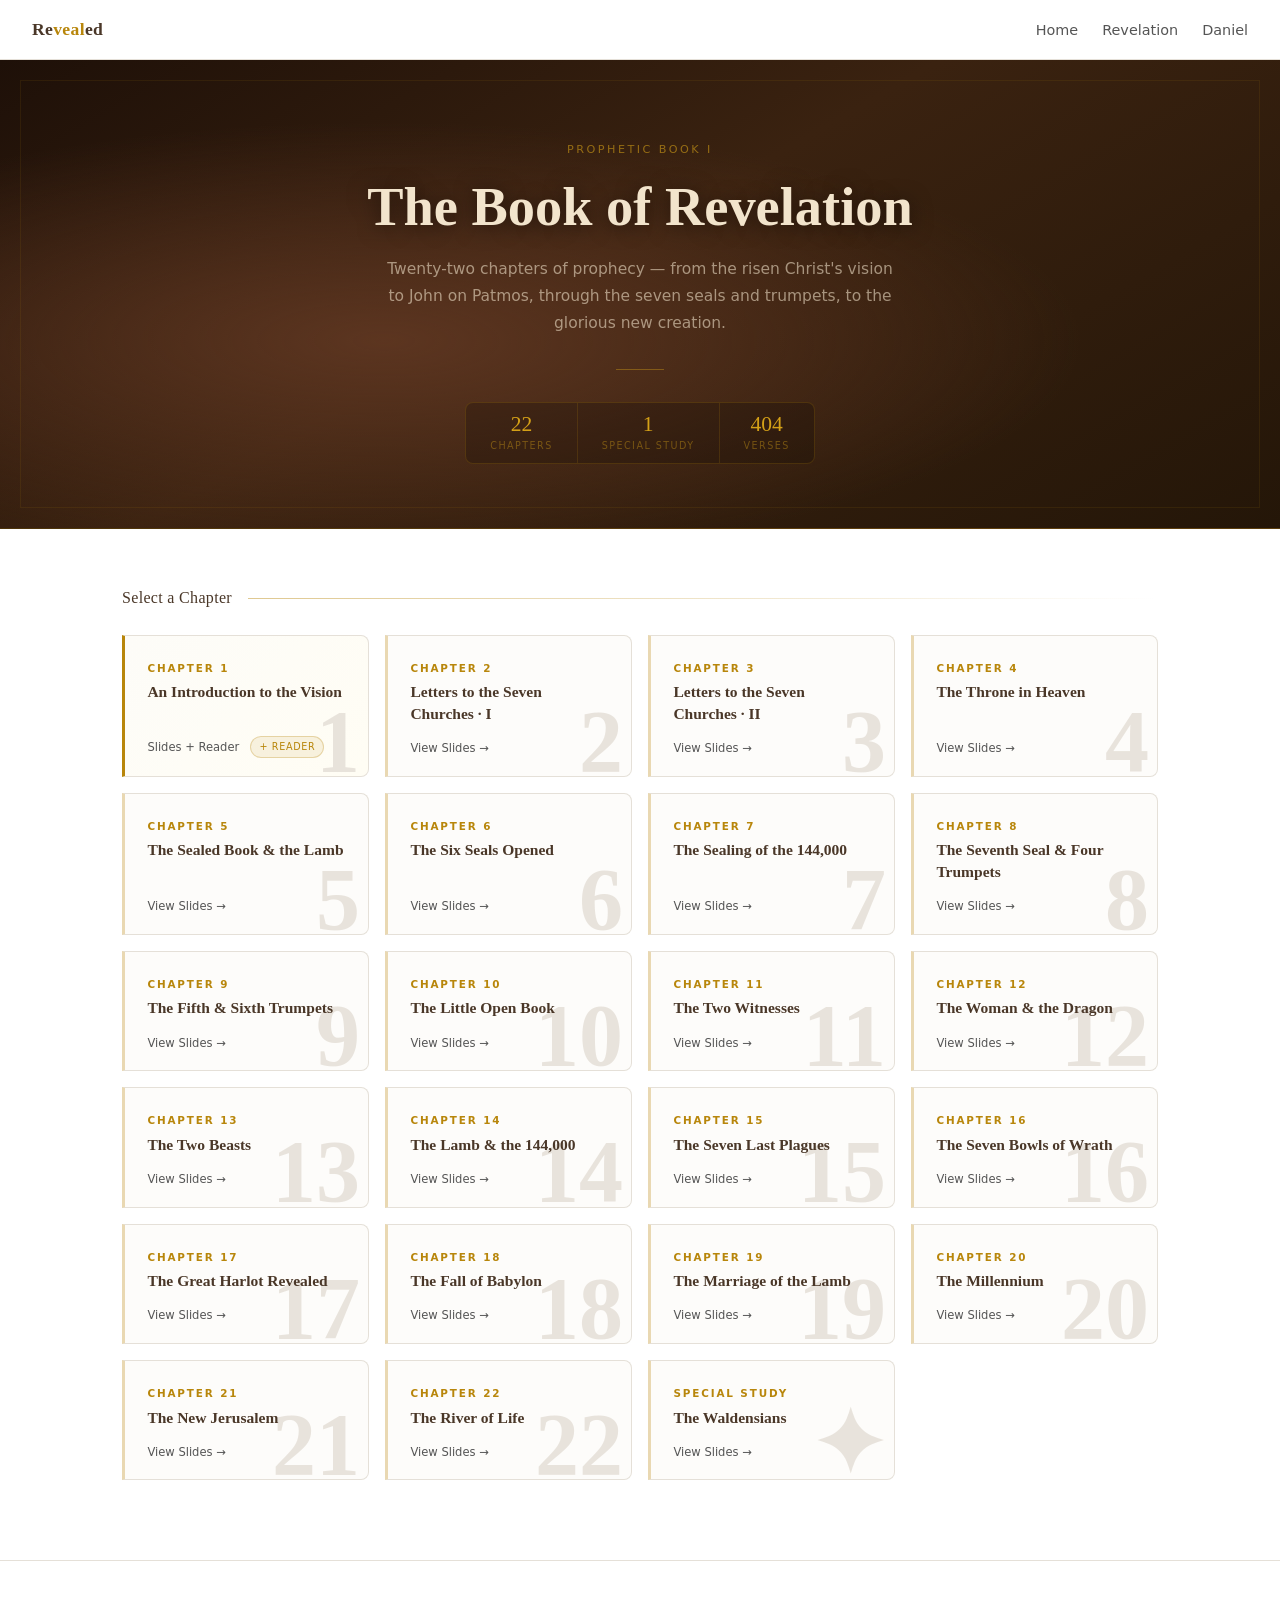
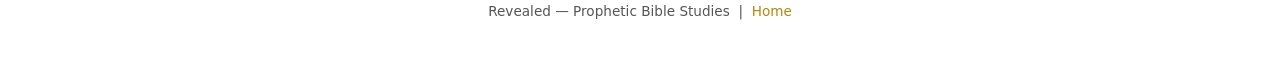
<file: revelation.html>
<!DOCTYPE html>
<html lang="en">
<head>
  <meta charset="UTF-8" />
  <meta name="viewport" content="width=device-width, initial-scale=1.0" />
  <title>The Book of Revelation — Prophetic Bible Study | Revealed</title>

  <!-- SEO -->
  <meta name="description" content="Study the Book of Revelation — Christ's vision to John on Patmos, unveiling the seven seals, the beast, the Babylon, and the glorious return of Christ. 22 chapters with slides.">
  <meta name="keywords" content="book of revelation, revelation bible study, revelation prophecy, seven seals, mark of the beast, second coming, apocalypse, john patmos, end times, revelation chapters">
  <meta name="author" content="Revealed — Prophetic Bible Studies">
  <meta name="robots" content="index, follow">
  <link rel="canonical" href="https://antonytuff.github.io/revealed-prophecy/revelation.html">

  <!-- Open Graph -->
  <meta property="og:type" content="article">
  <meta property="og:site_name" content="Revealed — Prophetic Bible Studies">
  <meta property="og:title" content="The Book of Revelation — Prophetic Bible Study | Revealed">
  <meta property="og:description" content="Study the Book of Revelation — Christ's vision to John on Patmos, unveiling the seven seals, Babylon, and the glorious return of Christ. 22 chapters with slides.">
  <meta property="og:url" content="https://antonytuff.github.io/revealed-prophecy/revelation.html">
  <meta property="og:locale" content="en_US">

  <!-- Twitter Card -->
  <meta name="twitter:card" content="summary_large_image">
  <meta name="twitter:title" content="The Book of Revelation — Prophetic Bible Study | Revealed">
  <meta name="twitter:description" content="Study the Book of Revelation — Christ's vision to John on Patmos, unveiling the seven seals, Babylon, and the glorious return of Christ.">

  <!-- Structured Data -->
  <script type="application/ld+json">
  {
    "@context": "https://schema.org",
    "@type": "Course",
    "name": "The Book of Revelation — Prophetic Bible Study",
    "description": "An in-depth study of the Book of Revelation, covering Christ's visions to John: the seven seals, trumpets, bowls, Babylon, and the new Jerusalem.",
    "url": "https://antonytuff.github.io/revealed-prophecy/revelation.html",
    "provider": {
      "@type": "Organization",
      "name": "Revealed — Prophetic Bible Studies",
      "url": "https://antonytuff.github.io/revealed-prophecy/"
    },
    "inLanguage": "en",
    "isAccessibleForFree": true
  }
  </script>

  <link rel="stylesheet" href="assets/style.css" />
</head>
<body>

  <nav>
    <a class="nav-brand" href="index.html">Re<span>veal</span>ed</a>
    <ul class="nav-links">
      <li><a href="index.html">Home</a></li>
      <li><a href="revelation.html">Revelation</a></li>
      <li><a href="daniel.html">Daniel</a></li>
    </ul>
  </nav>

  <section class="book-hero">
    <p class="hero-eyebrow">Prophetic Book I</p>
    <h1>The Book of Revelation</h1>
    <p>Twenty-two chapters of prophecy — from the risen Christ's vision to John on Patmos, through the seven seals and trumpets, to the glorious new creation.</p>
    <div class="book-hero-rule"></div>
    <div class="book-hero-stats">
      <div class="book-stat"><span class="stat-num">22</span><span class="stat-label">Chapters</span></div>
      <div class="book-stat"><span class="stat-num">1</span><span class="stat-label">Special Study</span></div>
      <div class="book-stat"><span class="stat-num">404</span><span class="stat-label">Verses</span></div>
    </div>
  </section>

  <section class="chapter-list-section">
    <h2 class="chapter-section-title">Select a Chapter</h2>
    <div class="chapter-grid">

      <a class="chapter-card featured" data-num="1" href="revelation-1.html">
        <span class="chapter-label">Chapter 1</span>
        <h3>An Introduction to the Vision</h3>
        <span class="chapter-type">Slides + Reader <span class="chapter-badge">+ Reader</span></span>
      </a>

      <a class="chapter-card" data-num="2" href="viewer.html?file=Revelation/REVELATION%202.pps&title=Chapter%202&book=The%20Book%20of%20Revelation&sub=Letters%20to%20the%20Seven%20Churches%20%C2%B7%20I&back=revelation.html&backLabel=Revelation&bk=revelation&ch=2">
        <span class="chapter-label">Chapter 2</span>
        <h3>Letters to the Seven Churches &middot; I</h3>
        <span class="chapter-type">View Slides &rarr;</span>
      </a>

      <a class="chapter-card" data-num="3" href="viewer.html?file=Revelation/REVELATION%203.pps&title=Chapter%203&book=The%20Book%20of%20Revelation&sub=Letters%20to%20the%20Seven%20Churches%20%C2%B7%20II&back=revelation.html&backLabel=Revelation&bk=revelation&ch=3">
        <span class="chapter-label">Chapter 3</span>
        <h3>Letters to the Seven Churches &middot; II</h3>
        <span class="chapter-type">View Slides &rarr;</span>
      </a>

      <a class="chapter-card" data-num="4" href="viewer.html?file=Revelation/REVELATION%204.pps&title=Chapter%204&book=The%20Book%20of%20Revelation&sub=The%20Throne%20in%20Heaven&back=revelation.html&backLabel=Revelation&bk=revelation&ch=4">
        <span class="chapter-label">Chapter 4</span>
        <h3>The Throne in Heaven</h3>
        <span class="chapter-type">View Slides &rarr;</span>
      </a>

      <a class="chapter-card" data-num="5" href="viewer.html?file=Revelation/REVELATION%205.pps&title=Chapter%205&book=The%20Book%20of%20Revelation&sub=The%20Sealed%20Book%20%26%20the%20Lamb&back=revelation.html&backLabel=Revelation&bk=revelation&ch=5">
        <span class="chapter-label">Chapter 5</span>
        <h3>The Sealed Book &amp; the Lamb</h3>
        <span class="chapter-type">View Slides &rarr;</span>
      </a>

      <a class="chapter-card" data-num="6" href="viewer.html?file=Revelation/REVELATION%206.pps&title=Chapter%206&book=The%20Book%20of%20Revelation&sub=The%20Six%20Seals%20Opened&back=revelation.html&backLabel=Revelation&bk=revelation&ch=6">
        <span class="chapter-label">Chapter 6</span>
        <h3>The Six Seals Opened</h3>
        <span class="chapter-type">View Slides &rarr;</span>
      </a>

      <a class="chapter-card" data-num="7" href="viewer.html?file=Revelation/REVELATION%207.pps&title=Chapter%207&book=The%20Book%20of%20Revelation&sub=The%20Sealing%20of%20the%20144%2C000&back=revelation.html&backLabel=Revelation&bk=revelation&ch=7">
        <span class="chapter-label">Chapter 7</span>
        <h3>The Sealing of the 144,000</h3>
        <span class="chapter-type">View Slides &rarr;</span>
      </a>

      <a class="chapter-card" data-num="8" href="viewer.html?file=Revelation/REVELATION%208.pps&title=Chapter%208&book=The%20Book%20of%20Revelation&sub=The%20Seventh%20Seal%20%26%20Four%20Trumpets&back=revelation.html&backLabel=Revelation&bk=revelation&ch=8">
        <span class="chapter-label">Chapter 8</span>
        <h3>The Seventh Seal &amp; Four Trumpets</h3>
        <span class="chapter-type">View Slides &rarr;</span>
      </a>

      <a class="chapter-card" data-num="9" href="viewer.html?file=Revelation/REVELATION%209.pps&title=Chapter%209&book=The%20Book%20of%20Revelation&sub=The%20Fifth%20%26%20Sixth%20Trumpets&back=revelation.html&backLabel=Revelation&bk=revelation&ch=9">
        <span class="chapter-label">Chapter 9</span>
        <h3>The Fifth &amp; Sixth Trumpets</h3>
        <span class="chapter-type">View Slides &rarr;</span>
      </a>

      <a class="chapter-card" data-num="10" href="viewer.html?file=Revelation/REVELATION%2010.pps&title=Chapter%2010&book=The%20Book%20of%20Revelation&sub=The%20Little%20Open%20Book&back=revelation.html&backLabel=Revelation&bk=revelation&ch=10">
        <span class="chapter-label">Chapter 10</span>
        <h3>The Little Open Book</h3>
        <span class="chapter-type">View Slides &rarr;</span>
      </a>

      <a class="chapter-card" data-num="11" href="viewer.html?file=Revelation/REVELATION%2011.pps&title=Chapter%2011&book=The%20Book%20of%20Revelation&sub=The%20Two%20Witnesses&back=revelation.html&backLabel=Revelation&bk=revelation&ch=11">
        <span class="chapter-label">Chapter 11</span>
        <h3>The Two Witnesses</h3>
        <span class="chapter-type">View Slides &rarr;</span>
      </a>

      <a class="chapter-card" data-num="12" href="viewer.html?file=Revelation/REVELATION%2012.pps&title=Chapter%2012&book=The%20Book%20of%20Revelation&sub=The%20Woman%20%26%20the%20Dragon&back=revelation.html&backLabel=Revelation&bk=revelation&ch=12">
        <span class="chapter-label">Chapter 12</span>
        <h3>The Woman &amp; the Dragon</h3>
        <span class="chapter-type">View Slides &rarr;</span>
      </a>

      <a class="chapter-card" data-num="13" href="viewer.html?file=Revelation/REVELATION%2013.pps&title=Chapter%2013&book=The%20Book%20of%20Revelation&sub=The%20Two%20Beasts&back=revelation.html&backLabel=Revelation&bk=revelation&ch=13">
        <span class="chapter-label">Chapter 13</span>
        <h3>The Two Beasts</h3>
        <span class="chapter-type">View Slides &rarr;</span>
      </a>

      <a class="chapter-card" data-num="14" href="viewer.html?file=Revelation/REVELATION%2014.pps&title=Chapter%2014&book=The%20Book%20of%20Revelation&sub=The%20Lamb%20%26%20the%20144%2C000&back=revelation.html&backLabel=Revelation&bk=revelation&ch=14">
        <span class="chapter-label">Chapter 14</span>
        <h3>The Lamb &amp; the 144,000</h3>
        <span class="chapter-type">View Slides &rarr;</span>
      </a>

      <a class="chapter-card" data-num="15" href="viewer.html?file=Revelation/REVELATION%2015.pps&title=Chapter%2015&book=The%20Book%20of%20Revelation&sub=The%20Seven%20Last%20Plagues&back=revelation.html&backLabel=Revelation&bk=revelation&ch=15">
        <span class="chapter-label">Chapter 15</span>
        <h3>The Seven Last Plagues</h3>
        <span class="chapter-type">View Slides &rarr;</span>
      </a>

      <a class="chapter-card" data-num="16" href="viewer.html?file=Revelation/REVELATION%2016.pps&title=Chapter%2016&book=The%20Book%20of%20Revelation&sub=The%20Seven%20Bowls%20of%20Wrath&back=revelation.html&backLabel=Revelation&bk=revelation&ch=16">
        <span class="chapter-label">Chapter 16</span>
        <h3>The Seven Bowls of Wrath</h3>
        <span class="chapter-type">View Slides &rarr;</span>
      </a>

      <a class="chapter-card" data-num="17" href="viewer.html?file=Revelation/REVELATION%2017.pps&title=Chapter%2017&book=The%20Book%20of%20Revelation&sub=The%20Great%20Harlot%20Revealed&back=revelation.html&backLabel=Revelation&bk=revelation&ch=17">
        <span class="chapter-label">Chapter 17</span>
        <h3>The Great Harlot Revealed</h3>
        <span class="chapter-type">View Slides &rarr;</span>
      </a>

      <a class="chapter-card" data-num="18" href="viewer.html?file=Revelation/REVELATION%2018.pps&title=Chapter%2018&book=The%20Book%20of%20Revelation&sub=The%20Fall%20of%20Babylon&back=revelation.html&backLabel=Revelation&bk=revelation&ch=18">
        <span class="chapter-label">Chapter 18</span>
        <h3>The Fall of Babylon</h3>
        <span class="chapter-type">View Slides &rarr;</span>
      </a>

      <a class="chapter-card" data-num="19" href="viewer.html?file=Revelation/REVELATION%2019.pps&title=Chapter%2019&book=The%20Book%20of%20Revelation&sub=The%20Marriage%20of%20the%20Lamb&back=revelation.html&backLabel=Revelation&bk=revelation&ch=19">
        <span class="chapter-label">Chapter 19</span>
        <h3>The Marriage of the Lamb</h3>
        <span class="chapter-type">View Slides &rarr;</span>
      </a>

      <a class="chapter-card" data-num="20" href="viewer.html?file=Revelation/REVELATION%2020.pps&title=Chapter%2020&book=The%20Book%20of%20Revelation&sub=The%20Millennium&back=revelation.html&backLabel=Revelation&bk=revelation&ch=20">
        <span class="chapter-label">Chapter 20</span>
        <h3>The Millennium</h3>
        <span class="chapter-type">View Slides &rarr;</span>
      </a>

      <a class="chapter-card" data-num="21" href="viewer.html?file=Revelation/REVELATION%2021.pps&title=Chapter%2021&book=The%20Book%20of%20Revelation&sub=The%20New%20Jerusalem&back=revelation.html&backLabel=Revelation&bk=revelation&ch=21">
        <span class="chapter-label">Chapter 21</span>
        <h3>The New Jerusalem</h3>
        <span class="chapter-type">View Slides &rarr;</span>
      </a>

      <a class="chapter-card" data-num="22" href="viewer.html?file=Revelation/REVELATION%2022.pps&title=Chapter%2022&book=The%20Book%20of%20Revelation&sub=The%20River%20of%20Life&back=revelation.html&backLabel=Revelation&bk=revelation&ch=22">
        <span class="chapter-label">Chapter 22</span>
        <h3>The River of Life</h3>
        <span class="chapter-type">View Slides &rarr;</span>
      </a>

      <a class="chapter-card" data-num="✦" href="viewer.html?file=Revelation/waldensies.pps&title=The%20Waldensians&book=The%20Book%20of%20Revelation&sub=Special%20Study&back=revelation.html&backLabel=Revelation">
        <span class="chapter-label">Special Study</span>
        <h3>The Waldensians</h3>
        <span class="chapter-type">View Slides &rarr;</span>
      </a>

    </div>
  </section>

  <footer>
    <p>Revealed &mdash; Prophetic Bible Studies &nbsp;|&nbsp; <a href="index.html">Home</a></p>
  </footer>

</body>
</html>
</file>
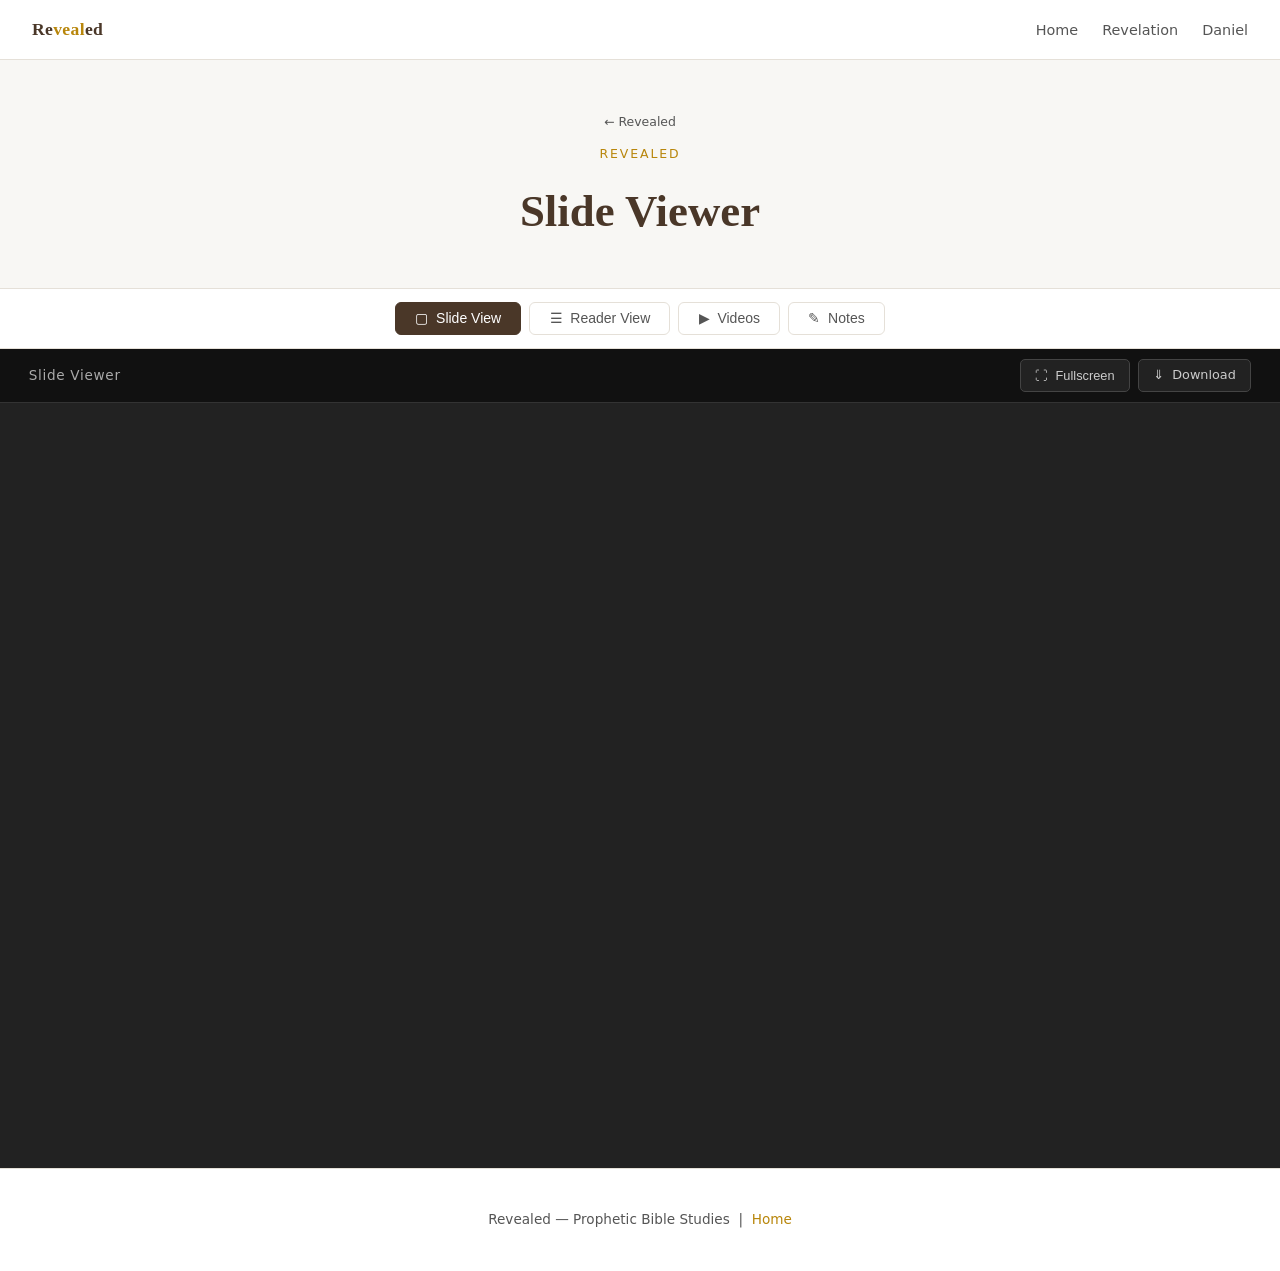
<file: viewer.html>
<!DOCTYPE html>
<html lang="en">
<head>
  <meta charset="UTF-8" />
  <meta name="viewport" content="width=device-width, initial-scale=1.0" />
  <title>Bible Study Slides — Revealed</title>

  <!-- SEO -->
  <meta name="description" content="Interactive slide viewer for prophetic Bible study lessons on the Books of Daniel and Revelation.">
  <meta name="robots" content="noindex, follow">
  <link rel="stylesheet" href="assets/style.css" />
  <style>
    /* ── Global overrides ── */
    #slide-view  { max-width: none; padding: 0; margin: 0; }
    #reader-view { max-width: 740px; margin: 0 auto; padding: 3rem 2rem 5rem; }

    /* ══════════════════════════════════════════
       BOOK COVER ANIMATION
    ══════════════════════════════════════════ */
    .book-scene {
      position: relative;
      perspective: 3200px;
      perspective-origin: 50% 38%;
    }
    .book-cover {
      position: absolute; inset: 0; z-index: 20;
      display: flex; cursor: pointer; pointer-events: auto;
    }
    .book-cover.is-open  { pointer-events: none; }
    .book-cover.no-anim .cover-half { transition: none !important; }

    .cover-half {
      flex: 1; position: relative;
      will-change: transform; backface-visibility: hidden; overflow: hidden;
    }
    .cover-left {
      transform-origin: right center;
      transition: transform 1.4s cubic-bezier(0.645,0.045,0.355,1.000);
      background:
        radial-gradient(ellipse at 30% 40%, #6b3f22 0%, transparent 60%),
        linear-gradient(160deg, #3d2412 0%, #5e3820 35%, #4c2d1a 65%, #301808 100%);
      border-right: 4px solid #150b04;
      box-shadow: inset -16px 0 40px rgba(0,0,0,.65), inset 0 0 80px rgba(0,0,0,.2);
      display: flex; flex-direction: column;
      align-items: flex-end; justify-content: center;
      padding: 2.5rem 3.5rem 2.5rem 2rem;
    }
    .cover-right {
      transform-origin: left center;
      transition: transform 1.4s cubic-bezier(0.645,0.045,0.355,1.000) 0.07s;
      background:
        radial-gradient(ellipse at 70% 60%, #6b3f22 0%, transparent 60%),
        linear-gradient(200deg, #301808 0%, #4c2d1a 40%, #5e3820 72%, #3d2412 100%);
      border-left: 4px solid #150b04;
      box-shadow: inset 16px 0 40px rgba(0,0,0,.65), inset 0 0 80px rgba(0,0,0,.2);
      display: flex; align-items: center; justify-content: flex-start;
      padding: 2.5rem 2rem 2.5rem 3.5rem;
    }
    .book-cover.is-open .cover-left  { transform: rotateY(-180deg); }
    .book-cover.is-open .cover-right { transform: rotateY(180deg); }
    .cover-half::before { content:''; position:absolute; inset:16px; border:1px solid rgba(184,134,11,.38); pointer-events:none; }
    .cover-half::after  { content:''; position:absolute; inset:26px; border:1px solid rgba(184,134,11,.16); pointer-events:none; }
    .cover-shimmer {
      position:absolute; top:0; left:-100%; width:60%; height:100%;
      background:linear-gradient(105deg,transparent 30%,rgba(255,255,255,.04) 50%,transparent 70%);
      animation:shimmer-sweep 5s ease-in-out infinite; pointer-events:none;
    }
    @keyframes shimmer-sweep { 0%{left:-80%} 50%{left:140%} 100%{left:140%} }
    .cover-text { text-align:right; }
    .cover-eyebrow { font-family:var(--sans); font-size:.6rem; letter-spacing:.24em; text-transform:uppercase; color:rgba(212,160,23,.55); margin-bottom:.7rem; }
    .cover-title  { font-family:var(--serif); font-size:clamp(1.4rem,3vw,2.2rem); color:#d4a017; line-height:1.15; margin-bottom:.35rem; text-shadow:0 3px 16px rgba(0,0,0,.7); }
    .cover-sub    { font-family:var(--serif); font-size:.8rem; color:rgba(212,160,23,.7); letter-spacing:.08em; margin-bottom:1.1rem; }
    .cover-rule   { width:44px; height:1px; background:linear-gradient(to left,rgba(212,160,23,.5),transparent); margin-left:auto; margin-bottom:1.2rem; }
    .cover-cta    { font-size:.62rem; letter-spacing:.22em; text-transform:uppercase; color:rgba(212,160,23,.5); animation:pulse-cta 2.8s ease-in-out infinite; }
    @keyframes pulse-cta { 0%,100%{opacity:.35} 50%{opacity:.85} }
    .cover-emblem { text-align:left; }
    .emblem-cross { font-size:clamp(2.2rem,4vw,3.6rem); color:rgba(212,160,23,.25); line-height:1; margin-bottom:.6rem; }
    .emblem-stars { font-size:.9rem; color:rgba(212,160,23,.18); letter-spacing:.4em; }
    .emblem-label { font-family:var(--serif); font-size:.65rem; color:rgba(212,160,23,.28); letter-spacing:.18em; text-transform:uppercase; margin-top:.5rem; }

    /* ══════════════════════════════════════════
       VIEWER SHELL
    ══════════════════════════════════════════ */
    .viewer-wrap { background:#1a1a1a; position:relative; }
    .viewer-toolbar {
      display:flex; align-items:center; justify-content:space-between;
      padding:.6rem 1.8rem; background:#111; border-bottom:1px solid #333;
    }
    .viewer-toolbar .title { font-size:.85rem; color:#aaa; letter-spacing:.05em; }
    .viewer-toolbar .toolbar-actions { display:flex; gap:.5rem; }
    .viewer-toolbar button, .viewer-toolbar a {
      background:#222; border:1px solid #444; color:#ccc;
      padding:.35rem .9rem; border-radius:5px; font-size:.8rem; cursor:pointer;
      text-decoration:none; display:inline-flex; align-items:center; gap:.35rem;
      transition:background .2s,color .2s;
    }
    .viewer-toolbar button:hover, .viewer-toolbar a:hover { background:#333; color:#fff; }
    .ms-iframe { width:100%; height:85vh; min-height:600px; border:none; display:block; background:#222; }
    .viewer-fullscreen .ms-iframe { height:100vh; }

    /* ══════════════════════════════════════════
       MODE BAR
    ══════════════════════════════════════════ */
    .mode-bar {
      display:flex; align-items:center; justify-content:center;
      gap:.5rem; padding:.85rem 2rem;
      border-bottom:1px solid var(--border); background:var(--bg);
    }
    .mode-btn {
      display:flex; align-items:center; gap:.4rem; padding:.45rem 1.2rem;
      border-radius:6px; border:1px solid var(--border); background:var(--bg);
      color:var(--text-muted); font-size:.875rem; cursor:pointer; transition:all .2s;
    }
    .mode-btn:hover { border-color:var(--gold); color:var(--gold); }
    .mode-btn.active { background:var(--accent); border-color:var(--accent); color:#fff; }

    /* ══════════════════════════════════════════
       READER VIEW
    ══════════════════════════════════════════ */
    .reader-ref { font-size:.72rem; letter-spacing:.15em; text-transform:uppercase; color:var(--gold); font-weight:600; margin-bottom:1.5rem; display:block; }
    .reader-chapter-heading { font-family:var(--serif); font-size:1.2rem; color:var(--accent); margin:2.5rem 0 1.25rem; padding-bottom:.6rem; border-bottom:1px solid var(--border); }
    .reader-chapter-heading:first-of-type { margin-top:0; }
    .reader-verses { margin-bottom:2.5rem; line-height:1.95; }
    .reader-verse  { font-family:var(--serif); font-size:1.02rem; color:var(--text); }
    sup.vnum { font-size:.58rem; font-weight:700; color:var(--gold); vertical-align:super; margin-right:.12rem; letter-spacing:.04em; }
    .reader-loading, .reader-error { text-align:center; padding:4rem 2rem; color:var(--text-muted); font-style:italic; font-size:.95rem; }
    .reader-error { color:#c0392b; font-style:normal; }

    /* ══════════════════════════════════════════
       VIDEOS VIEW
    ══════════════════════════════════════════ */
    #videos-view { background:var(--bg-soft); min-height:70vh; }

    .videos-layout {
      display: grid;
      grid-template-columns: 1fr 320px;
      gap: 1.5rem;
      max-width: 1300px;
      margin: 0 auto;
      padding: 2rem 2rem 4rem;
      align-items: start;
    }

    @media (max-width: 900px) {
      .videos-layout { grid-template-columns: 1fr; }
    }

    /* ── Player ── */
    .yt-player-wrap {
      background: #000;
      border-radius: 10px;
      overflow: hidden;
      aspect-ratio: 16 / 9;
      position: relative;
      box-shadow: 0 8px 40px rgba(0,0,0,.25);
    }

    .yt-iframe { width:100%; height:100%; border:none; display:block; }

    .yt-placeholder {
      position: absolute; inset: 0;
      display: flex; flex-direction: column;
      align-items: center; justify-content: center;
      gap: 1rem; color: #888; text-align: center; padding: 2rem;
      background: #111;
    }

    .yt-placeholder-icon {
      width: 64px; height: 64px;
      background: rgba(255,255,255,.07);
      border-radius: 50%;
      display: flex; align-items: center; justify-content: center;
      font-size: 1.6rem; color: #555;
    }

    .yt-placeholder p { font-size:.9rem; color:#666; max-width:220px; line-height:1.5; }

    .yt-placeholder-btn {
      background: var(--accent); color: #fff;
      border: none; border-radius: 6px;
      padding: .5rem 1.2rem; font-size: .82rem;
      cursor: pointer; transition: background .2s;
    }
    .yt-placeholder-btn:hover { background: #3a2a1e; }

    .yt-now-playing {
      margin-top: .75rem;
      font-size: .82rem;
      color: var(--text-muted);
      display: flex; align-items: center; gap: .4rem;
    }

    .yt-now-dot {
      width: 7px; height: 7px; border-radius: 50%;
      background: var(--gold); flex-shrink: 0;
      animation: blink-dot 1.4s ease-in-out infinite;
    }
    @keyframes blink-dot { 0%,100%{opacity:1} 50%{opacity:.3} }

    .yt-now-title {
      font-family: var(--serif);
      color: var(--accent);
      font-size: .85rem;
      overflow: hidden;
      text-overflow: ellipsis;
      white-space: nowrap;
    }

    /* ── Sidebar / Playlist ── */
    .yt-sidebar {
      background: var(--bg-card);
      border: 1px solid var(--border);
      border-radius: 10px;
      overflow: hidden;
      display: flex;
      flex-direction: column;
      box-shadow: 0 4px 20px rgba(0,0,0,.06);
    }

    .yt-sidebar-head {
      display: flex; align-items: center; justify-content: space-between;
      padding: .9rem 1.1rem;
      background: var(--bg);
      border-bottom: 1px solid var(--border);
      gap: .5rem;
    }

    .yt-sidebar-head h3 {
      font-family: var(--serif);
      font-size: 1rem;
      color: var(--accent);
      margin-bottom: .1rem;
    }

    .yt-video-count {
      font-size: .7rem;
      color: var(--text-muted);
      letter-spacing: .06em;
    }

    .yt-add-toggle {
      font-size: .78rem;
      padding: .35rem .85rem;
      border-radius: 5px;
      border: 1px solid var(--border);
      background: var(--bg);
      color: var(--text-muted);
      cursor: pointer;
      white-space: nowrap;
      transition: all .2s;
      flex-shrink: 0;
    }
    .yt-add-toggle:hover, .yt-add-toggle.open {
      border-color: var(--gold); color: var(--gold);
    }

    /* Add-input panel */
    .yt-add-panel {
      padding: .85rem 1.1rem;
      border-bottom: 1px solid var(--border);
      background: rgba(184,134,11,.04);
      display: none;
    }

    .yt-add-panel.open { display: block; }

    .yt-add-label {
      font-size: .72rem;
      letter-spacing: .1em;
      text-transform: uppercase;
      color: var(--gold);
      font-weight: 600;
      margin-bottom: .5rem;
    }

    .yt-add-input-row { display: flex; gap: .4rem; }

    .yt-url-input {
      flex: 1;
      padding: .42rem .75rem;
      font-size: .82rem;
      border: 1px solid var(--border);
      border-radius: 5px;
      outline: none;
      background: var(--bg);
      transition: border-color .2s;
      min-width: 0;
    }
    .yt-url-input:focus { border-color: var(--gold); }

    .yt-confirm-btn {
      padding: .42rem .9rem;
      border-radius: 5px;
      background: var(--accent);
      color: #fff;
      border: none;
      font-size: .8rem;
      cursor: pointer;
      white-space: nowrap;
      transition: background .2s;
    }
    .yt-confirm-btn:hover { background: #3a2a1e; }
    .yt-confirm-btn:disabled { opacity: .5; cursor: not-allowed; }

    .yt-add-hint {
      font-size: .72rem;
      color: var(--text-muted);
      margin-top: .45rem;
    }

    /* Playlist items */
    .yt-list {
      overflow-y: auto;
      max-height: 460px;
      flex: 1;
    }

    .yt-item {
      display: flex;
      align-items: flex-start;
      gap: .7rem;
      padding: .7rem 1rem;
      cursor: pointer;
      border-bottom: 1px solid var(--border);
      transition: background .15s;
      position: relative;
    }

    .yt-item:hover { background: rgba(184,134,11,.05); }

    .yt-item.is-active {
      background: rgba(184,134,11,.08);
      border-left: 3px solid var(--gold);
      padding-left: calc(1rem - 3px);
    }

    .yt-thumb {
      width: 78px; height: 44px;
      object-fit: cover; border-radius: 4px;
      flex-shrink: 0; background: #ddd;
    }

    .yt-item-body { flex: 1; min-width: 0; }

    .yt-item-title {
      font-size: .8rem;
      color: var(--text);
      line-height: 1.4;
      display: -webkit-box;
      -webkit-line-clamp: 2;
      -webkit-box-orient: vertical;
      overflow: hidden;
    }

    .yt-item.is-active .yt-item-title { color: var(--accent); font-weight: 600; }

    .yt-item-playing {
      font-size: .65rem;
      color: var(--gold);
      letter-spacing: .08em;
      text-transform: uppercase;
      margin-top: .2rem;
    }

    .yt-remove {
      background: none; border: none;
      color: #ccc; cursor: pointer;
      font-size: 1.1rem; line-height: 1;
      padding: .1rem .25rem; border-radius: 3px;
      transition: color .2s; flex-shrink: 0;
    }
    .yt-remove:hover { color: #c0392b; }

    .yt-empty {
      padding: 2.5rem 1.2rem;
      text-align: center;
      color: var(--text-muted);
      font-size: .87rem;
      font-style: italic;
    }

    /* ══════════════════════════════════════════
       NOTES VIEW
    ══════════════════════════════════════════ */
    .notes-view-inner { max-width:760px; margin:0 auto; padding:3rem 2rem 5rem; }
    .notes-heading-row { display:flex; align-items:baseline; justify-content:space-between; margin-bottom:.6rem; padding-bottom:.8rem; border-bottom:1px solid var(--border); gap:1rem; flex-wrap:wrap; }
    .notes-heading-row h2 { font-family:var(--serif); font-size:1.4rem; color:var(--accent); }
    .notes-heading-row .notes-ref { font-size:.78rem; letter-spacing:.1em; text-transform:uppercase; color:var(--gold); }
    .notes-hint { font-size:.87rem; color:var(--text-muted); font-style:italic; margin-bottom:1.25rem; line-height:1.6; }
    .notes-area { width:100%; min-height:300px; padding:1.4rem 1.6rem; font-family:var(--serif); font-size:1rem; line-height:1.85; color:var(--text); background:var(--bg-soft); border:1px solid var(--border); border-radius:8px; resize:vertical; outline:none; transition:border-color .25s,box-shadow .25s,background .25s; }
    .notes-area:focus { border-color:var(--gold); box-shadow:0 0 0 3px rgba(184,134,11,.13); background:var(--bg); }
    .notes-area::placeholder { color:#c8c1b5; font-style:italic; }
    .notes-footer-row { display:flex; align-items:center; justify-content:space-between; margin-top:.85rem; flex-wrap:wrap; gap:.5rem; }
    .notes-word-count { font-size:.78rem; color:var(--text-muted); }
    .notes-actions { display:flex; align-items:center; gap:.5rem; }
    .notes-saved-tag { font-size:.75rem; color:#2d6a2d; opacity:0; transition:opacity .35s; margin-right:.25rem; }
    .notes-saved-tag.show { opacity:1; }
    .notes-btn { font-size:.8rem; padding:.32rem .9rem; border-radius:5px; border:1px solid var(--border); background:var(--bg); color:var(--text-muted); cursor:pointer; transition:all .2s; }
    .notes-btn:hover { border-color:var(--gold); color:var(--gold); }
    .notes-btn.danger:hover { border-color:#c0392b; color:#c0392b; background:#fef0ef; }
  </style>
</head>
<body>

  <nav>
    <a class="nav-brand" href="index.html">Re<span>veal</span>ed</a>
    <ul class="nav-links">
      <li><a href="index.html">Home</a></li>
      <li><a href="revelation.html">Revelation</a></li>
      <li><a href="daniel.html">Daniel</a></li>
    </ul>
  </nav>

  <header class="chapter-header">
    <a class="back-crumb" id="back-link" href="index.html">&#8592; Back</a>
    <p class="eyebrow" id="book-eyebrow"></p>
    <h1 id="chapter-title">Loading&hellip;</h1>
    <p class="subtitle" id="chapter-sub"></p>
  </header>

  <div class="mode-bar">
    <button class="mode-btn active" id="btn-slides" onclick="setMode('slides')">&#9634;&nbsp; Slide View</button>
    <button class="mode-btn" id="btn-reader" onclick="setMode('reader')">&#9776;&nbsp; Reader View</button>
    <button class="mode-btn" id="btn-videos" onclick="setMode('videos')">&#9654;&nbsp; Videos</button>
    <button class="mode-btn" id="btn-notes"  onclick="setMode('notes')">&#9998;&nbsp; Notes</button>
  </div>

  <!-- ══ SLIDE VIEW ══ -->
  <div id="slides-view">
    <div class="book-scene">
      <div class="book-cover" id="book-cover" onclick="openBook()">
        <div class="cover-half cover-left">
          <div class="cover-shimmer"></div>
          <div class="cover-text">
            <p class="cover-eyebrow" id="cover-eyebrow"></p>
            <h2 class="cover-title"  id="cover-title"></h2>
            <p class="cover-sub"     id="cover-sub"></p>
            <div class="cover-rule"></div>
            <span class="cover-cta">Click to open</span>
          </div>
        </div>
        <div class="cover-half cover-right">
          <div class="cover-emblem">
            <div class="emblem-cross">&#10013;</div>
            <div class="emblem-stars">&#10022; &#10022; &#10022;</div>
            <div class="emblem-label">Revealed</div>
          </div>
        </div>
      </div>
      <div class="viewer-wrap" id="viewer-wrap">
        <div class="viewer-toolbar">
          <span class="title" id="toolbar-title"></span>
          <div class="toolbar-actions">
            <button onclick="toggleFullscreen()">&#x26F6;&nbsp; Fullscreen</button>
            <a id="download-link" href="#" download>&#8659;&nbsp; Download</a>
          </div>
        </div>
        <iframe id="ms-viewer" class="ms-iframe" allowfullscreen title="Slide Viewer"></iframe>
      </div>
    </div>
  </div><!-- /slides-view -->

  <!-- ══ READER VIEW ══ -->
  <div id="reader-view" style="display:none">
    <span class="reader-ref" id="reader-ref"></span>
    <div id="reader-content">
      <p class="reader-loading">Select Reader View to load the Bible text.</p>
    </div>
  </div>

  <!-- ══ VIDEOS VIEW ══ -->
  <div id="videos-view" style="display:none">
    <div class="videos-layout">

      <!-- Player -->
      <div class="videos-main">
        <div class="yt-player-wrap">
          <div class="yt-placeholder" id="yt-placeholder">
            <div class="yt-placeholder-icon">&#9654;</div>
            <p>Select a video from your playlist to begin</p>
            <button class="yt-placeholder-btn" onclick="openAddPanel()">+ Add your first video</button>
          </div>
          <iframe id="yt-iframe" class="yt-iframe" allowfullscreen
            allow="autoplay; encrypted-media; picture-in-picture"></iframe>
        </div>
        <div class="yt-now-playing" id="yt-now-playing" style="display:none">
          <span class="yt-now-dot"></span>
          Now playing: <span class="yt-now-title" id="yt-now-title"></span>
        </div>
      </div>

      <!-- Playlist sidebar -->
      <div class="yt-sidebar">

        <div class="yt-sidebar-head">
          <div>
            <h3>Chapter Playlist</h3>
            <span class="yt-video-count" id="yt-video-count">0 videos</span>
          </div>
          <button class="yt-add-toggle" id="yt-add-toggle" onclick="toggleAddPanel()">
            + Add Video
          </button>
        </div>

        <!-- Add-video panel -->
        <div class="yt-add-panel" id="yt-add-panel">
          <p class="yt-add-label">Add YouTube Video</p>
          <div class="yt-add-input-row">
            <input id="yt-url-input" class="yt-url-input" type="url"
                   placeholder="Paste YouTube link here…"
                   onkeydown="if(event.key==='Enter') confirmAdd()" />
            <button class="yt-confirm-btn" id="yt-confirm-btn" onclick="confirmAdd()">Add</button>
          </div>
          <p class="yt-add-hint">Supports youtube.com and youtu.be links</p>
        </div>

        <!-- Video list -->
        <div class="yt-list" id="yt-list">
          <p class="yt-empty">No videos added yet.<br>Click <strong>+ Add Video</strong> to build your playlist.</p>
        </div>

      </div>
    </div>
  </div><!-- /videos-view -->

  <!-- ══ NOTES VIEW ══ -->
  <div id="notes-view" style="display:none">
    <div class="notes-view-inner">
      <div class="notes-heading-row">
        <h2>Study Notes</h2>
        <span class="notes-ref" id="notes-ref"></span>
      </div>
      <p class="notes-hint">Capture insights, questions, or reflections as you study. Notes are saved automatically in your browser.</p>
      <textarea id="notes-area" class="notes-area" rows="16" placeholder="Begin writing your notes here…"></textarea>
      <div class="notes-footer-row">
        <span class="notes-word-count" id="notes-word-count">0 words</span>
        <div class="notes-actions">
          <span class="notes-saved-tag" id="notes-saved-tag">Saved</span>
          <button class="notes-btn" onclick="copyNotes()">Copy</button>
          <button class="notes-btn danger" onclick="clearNotes()">Clear</button>
        </div>
      </div>
    </div>
  </div>

  <footer>
    <p>Revealed &mdash; Prophetic Bible Studies &nbsp;|&nbsp; <a href="index.html">Home</a></p>
  </footer>

  <script>
    /* ══════════════════════════════════════════════════
       URL PARAMS
    ══════════════════════════════════════════════════ */
    const params    = new URLSearchParams(location.search);
    const file      = params.get('file')      || '';
    const title     = params.get('title')     || 'Slide Viewer';
    const book      = params.get('book')      || 'Revealed';
    const sub       = params.get('sub')       || '';
    const backHref  = params.get('back')      || 'index.html';
    const backLabel = params.get('backLabel') || book;
    const bk        = params.get('bk')        || '';
    const ch        = params.get('ch')        || '';

    /* ── Populate page text ── */
    document.title = title + ' — Revealed';
    document.getElementById('book-eyebrow').textContent  = book;
    document.getElementById('chapter-title').textContent = title;
    document.getElementById('chapter-sub').textContent   = sub;
    document.getElementById('back-link').href            = backHref;
    document.getElementById('back-link').textContent     = '← ' + backLabel;
    document.getElementById('toolbar-title').textContent = title;
    document.getElementById('cover-eyebrow').textContent = book;
    document.getElementById('cover-title').textContent   = title;
    document.getElementById('cover-sub').textContent     = sub;
    document.getElementById('notes-ref').textContent     = book + (sub ? ' · ' + sub : '');

    const refLabel = bk && ch
      ? ch.split(',').map(n => bk.charAt(0).toUpperCase() + bk.slice(1) + ' ' + n.trim()).join(' & ')
      : (sub || title);
    document.getElementById('reader-ref').textContent = refLabel;

    /* ── Build MS Office viewer URL ── */
    if (file) {
      const rawBase  = 'https://raw.githubusercontent.com/antonytuff/revealed-prophecy/master/';
      const fileUrl  = rawBase + file.split('/').map(encodeURIComponent).join('/');
      document.getElementById('ms-viewer').src     = 'https://view.officeapps.live.com/op/embed.aspx?src=' + encodeURIComponent(fileUrl);
      document.getElementById('download-link').href = file;
    }

    /* ══════════════════════════════════════════════════
       BOOK ANIMATION
    ══════════════════════════════════════════════════ */
    function openBook() {
      const c = document.getElementById('book-cover');
      if (!c.classList.contains('is-open')) c.classList.add('is-open');
    }
    function resetBook() {
      const c = document.getElementById('book-cover');
      c.classList.add('no-anim');
      c.classList.remove('is-open');
      c.offsetWidth;
      c.classList.remove('no-anim');
    }
    window.addEventListener('load', () => setTimeout(openBook, 650));

    /* ══════════════════════════════════════════════════
       MODE SWITCHING
    ══════════════════════════════════════════════════ */
    /* NOTE: slide-view div id is 'slides-view' to avoid global #slide-view max-width */
    const MODE_VIEWS = { slides:'slides-view', reader:'reader-view', videos:'videos-view', notes:'notes-view' };
    let readerLoaded = false;
    let videosLoaded = false;

    function setMode(mode) {
      Object.entries(MODE_VIEWS).forEach(([m, id]) => {
        document.getElementById(id).style.display       = m === mode ? '' : 'none';
        document.getElementById('btn-' + m).classList.toggle('active', m === mode);
      });
      if (mode === 'slides') { resetBook(); setTimeout(openBook, 360); }
      if (mode === 'reader' && !readerLoaded) { readerLoaded = true; loadReader(); }
      if (mode === 'videos' && !videosLoaded) { videosLoaded = true; initVideos(); }
    }

    /* ══════════════════════════════════════════════════
       FULLSCREEN
    ══════════════════════════════════════════════════ */
    function toggleFullscreen() {
      const wrap = document.getElementById('viewer-wrap');
      if (!document.fullscreenElement) {
        wrap.requestFullscreen().catch(() => {});
        wrap.classList.add('viewer-fullscreen');
      } else {
        document.exitFullscreen();
        wrap.classList.remove('viewer-fullscreen');
      }
    }
    document.addEventListener('fullscreenchange', () => {
      if (!document.fullscreenElement)
        document.getElementById('viewer-wrap').classList.remove('viewer-fullscreen');
    });

    /* ══════════════════════════════════════════════════
       READER — fetch KJV text from bible-api.com
    ══════════════════════════════════════════════════ */
    async function loadReader() {
      const container = document.getElementById('reader-content');
      if (!bk || !ch) {
        container.innerHTML = '<p class="reader-loading">No Bible reference is linked to this study part.</p>';
        return;
      }
      container.innerHTML = '<p class="reader-loading">Loading Bible text&hellip;</p>';
      try {
        const chapters = ch.split(',').map(n => n.trim());
        const results  = await Promise.all(
          chapters.map(n =>
            fetch('https://bible-api.com/' + bk + '+' + n + '?translation=kjv').then(r => r.json())
          )
        );
        let html = '';
        for (const data of results) {
          if (!data.verses) throw new Error();
          html += '<h3 class="reader-chapter-heading">' + data.reference + '</h3>';
          html += '<div class="reader-verses">';
          for (const v of data.verses)
            html += '<span class="reader-verse"><sup class="vnum">' + v.verse + '</sup>' + v.text.trim().replace(/\n/g,' ') + ' </span>';
          html += '</div>';
        }
        container.innerHTML = html;
      } catch {
        container.innerHTML = '<p class="reader-error">Could not load Bible text. Please check your connection and try again.</p>';
      }
    }

    /* ══════════════════════════════════════════════════
       VIDEOS — YouTube playlist manager
    ══════════════════════════════════════════════════ */
    const VID_KEY = 'revealed-videos-' + (file || title);
    let vidList   = [];
    let currentIdx = -1;
    let addOpen   = false;

    function initVideos() {
      try { vidList = JSON.parse(localStorage.getItem(VID_KEY) || '[]'); } catch { vidList = []; }
      renderList();
    }

    function saveVids() { localStorage.setItem(VID_KEY, JSON.stringify(vidList)); }

    function renderList() {
      const list  = document.getElementById('yt-list');
      const count = document.getElementById('yt-video-count');
      count.textContent = vidList.length + ' video' + (vidList.length !== 1 ? 's' : '');

      if (!vidList.length) {
        list.innerHTML = '<p class="yt-empty">No videos added yet.<br>Click <strong>+ Add Video</strong> to build your playlist.</p>';
        return;
      }

      list.innerHTML = vidList.map((v, i) => `
        <div class="yt-item${i === currentIdx ? ' is-active' : ''}" onclick="playVideo(${i})">
          <img class="yt-thumb"
               src="https://img.youtube.com/vi/${v.id}/mqdefault.jpg"
               onerror="this.src='https://img.youtube.com/vi/${v.id}/default.jpg'"
               alt="">
          <div class="yt-item-body">
            <div class="yt-item-title">${esc(v.title)}</div>
            ${i === currentIdx ? '<div class="yt-item-playing">&#9654; Playing</div>' : ''}
          </div>
          <button class="yt-remove" title="Remove" onclick="event.stopPropagation();removeVideo(${i})">&#215;</button>
        </div>
      `).join('');
    }

    function playVideo(idx) {
      currentIdx = idx;
      const v = vidList[idx];
      const iframe = document.getElementById('yt-iframe');
      const ph     = document.getElementById('yt-placeholder');
      const np     = document.getElementById('yt-now-playing');
      const nt     = document.getElementById('yt-now-title');
      iframe.src = 'https://www.youtube.com/embed/' + v.id + '?autoplay=1&rel=0';
      ph.style.display = 'none';
      np.style.display = 'flex';
      nt.textContent   = v.title;
      renderList();
    }

    function removeVideo(idx) {
      if (!confirm('Remove "' + vidList[idx].title + '" from the playlist?')) return;
      if (idx === currentIdx) {
        document.getElementById('yt-iframe').src = '';
        document.getElementById('yt-placeholder').style.display = 'flex';
        document.getElementById('yt-now-playing').style.display = 'none';
        currentIdx = -1;
      } else if (idx < currentIdx) {
        currentIdx--;
      }
      vidList.splice(idx, 1);
      saveVids();
      renderList();
    }

    function extractId(url) {
      url = url.trim();
      const patterns = [
        /youtu\.be\/([^?&\s]+)/,
        /youtube\.com\/watch\?.*v=([^&\s]+)/,
        /youtube\.com\/embed\/([^?&\s]+)/,
        /youtube\.com\/shorts\/([^?&\s]+)/,
        /youtube\.com\/v\/([^?&\s]+)/,
      ];
      for (const p of patterns) { const m = url.match(p); if (m) return m[1]; }
      if (/^[a-zA-Z0-9_-]{11}$/.test(url)) return url;
      return null;
    }

    function esc(s) {
      return String(s)
        .replace(/&/g,'&amp;').replace(/</g,'&lt;').replace(/>/g,'&gt;').replace(/"/g,'&quot;');
    }

    async function confirmAdd() {
      const input = document.getElementById('yt-url-input');
      const btn   = document.getElementById('yt-confirm-btn');
      const url   = input.value.trim();
      if (!url) { input.focus(); return; }

      const id = extractId(url);
      if (!id) { alert('Could not find a YouTube video ID. Please paste a full YouTube URL.'); return; }
      if (vidList.some(v => v.id === id)) { alert('This video is already in the playlist.'); return; }

      btn.textContent = 'Adding…';
      btn.disabled    = true;

      let title = 'YouTube Video';
      try {
        const res  = await fetch('https://www.youtube.com/oembed?url=https://www.youtube.com/watch?v=' + id + '&format=json');
        if (res.ok) { const d = await res.json(); title = d.title || title; }
      } catch {}

      vidList.push({ id, title });
      saveVids();
      renderList();
      input.value     = '';
      btn.textContent = 'Add';
      btn.disabled    = false;

      if (vidList.length === 1) playVideo(0); /* auto-play first video */
    }

    function openAddPanel() {
      if (!videosLoaded) { videosLoaded = true; initVideos(); }
      addOpen = true;
      document.getElementById('yt-add-panel').classList.add('open');
      document.getElementById('yt-add-toggle').classList.add('open');
      document.getElementById('yt-add-toggle').textContent = '✕ Close';
      document.getElementById('yt-url-input').focus();
    }

    function toggleAddPanel() {
      addOpen = !addOpen;
      document.getElementById('yt-add-panel').classList.toggle('open', addOpen);
      document.getElementById('yt-add-toggle').classList.toggle('open', addOpen);
      document.getElementById('yt-add-toggle').textContent = addOpen ? '✕ Close' : '+ Add Video';
      if (addOpen) document.getElementById('yt-url-input').focus();
    }

    /* ══════════════════════════════════════════════════
       NOTES
    ══════════════════════════════════════════════════ */
    const NOTES_KEY   = 'revealed-notes-' + (file || title);
    const notesArea   = document.getElementById('notes-area');
    const wordCountEl = document.getElementById('notes-word-count');
    const savedTag    = document.getElementById('notes-saved-tag');
    let saveTimer;

    notesArea.value = localStorage.getItem(NOTES_KEY) || '';
    updateWordCount();

    notesArea.addEventListener('input', () => {
      updateWordCount();
      savedTag.classList.remove('show');
      clearTimeout(saveTimer);
      saveTimer = setTimeout(() => {
        localStorage.setItem(NOTES_KEY, notesArea.value);
        savedTag.textContent = 'Saved';
        savedTag.classList.add('show');
        setTimeout(() => savedTag.classList.remove('show'), 2200);
      }, 800);
    });

    function updateWordCount() {
      const n = notesArea.value.trim().split(/\s+/).filter(Boolean).length;
      wordCountEl.textContent = n + (n === 1 ? ' word' : ' words');
    }
    function clearNotes() {
      if (!notesArea.value.trim() || !confirm('Clear notes for ' + title + '?')) return;
      notesArea.value = ''; localStorage.removeItem(NOTES_KEY); updateWordCount();
    }
    function copyNotes() {
      if (!notesArea.value.trim()) return;
      navigator.clipboard.writeText(notesArea.value).then(() => {
        savedTag.textContent = 'Copied!';
        savedTag.classList.add('show');
        setTimeout(() => savedTag.classList.remove('show'), 2200);
      });
    }
  </script>

</body>
</html>
</file>
<file: assets/style.css>
*, *::before, *::after { box-sizing: border-box; margin: 0; padding: 0; }

:root {
  --gold: #b8860b;
  --gold-light: #d4a017;
  --text: #1a1a1a;
  --text-muted: #555;
  --bg: #ffffff;
  --bg-soft: #f8f7f4;
  --bg-card: #fdfcfa;
  --border: #e5e0d8;
  --accent: #4a3728;
  --serif: 'Georgia', 'Times New Roman', serif;
  --sans: 'Segoe UI', system-ui, -apple-system, sans-serif;
}

html { scroll-behavior: smooth; }

body {
  font-family: var(--sans);
  color: var(--text);
  background: var(--bg);
  line-height: 1.6;
}

/* ── NAV ── */
nav {
  position: sticky;
  top: 0;
  z-index: 100;
  background: var(--bg);
  border-bottom: 1px solid var(--border);
  padding: 0 2rem;
  display: flex;
  align-items: center;
  justify-content: space-between;
  height: 60px;
}

.nav-brand {
  font-family: var(--serif);
  font-size: 1.1rem;
  font-weight: bold;
  color: var(--accent);
  text-decoration: none;
  letter-spacing: 0.02em;
}

.nav-brand span { color: var(--gold); }

.nav-links { display: flex; gap: 1.5rem; list-style: none; }
.nav-links a {
  text-decoration: none;
  color: var(--text-muted);
  font-size: 0.9rem;
  transition: color 0.2s;
}
.nav-links a:hover { color: var(--gold); }

/* ── HOME PAGE ── */
.hero {
  text-align: center;
  padding: 5rem 2rem 4rem;
  background: linear-gradient(180deg, var(--bg-soft) 0%, var(--bg) 100%);
  border-bottom: 1px solid var(--border);
}

.hero-eyebrow {
  font-size: 0.8rem;
  letter-spacing: 0.15em;
  text-transform: uppercase;
  color: var(--gold);
  margin-bottom: 1rem;
}

.hero h1 {
  font-family: var(--serif);
  font-size: clamp(2rem, 5vw, 3.5rem);
  color: var(--accent);
  margin-bottom: 1rem;
  line-height: 1.2;
}

.hero p {
  max-width: 560px;
  margin: 0 auto 2.5rem;
  color: var(--text-muted);
  font-size: 1.05rem;
}

.hero-divider {
  width: 60px;
  height: 2px;
  background: var(--gold);
  margin: 0 auto;
}

/* ── BOOK GRID ── */
.books-section {
  padding: 4rem 2rem;
  max-width: 1000px;
  margin: 0 auto;
}

.section-title {
  font-family: var(--serif);
  font-size: 1.4rem;
  color: var(--accent);
  margin-bottom: 2rem;
  padding-bottom: 0.75rem;
  border-bottom: 1px solid var(--border);
}

.books-grid {
  display: grid;
  grid-template-columns: repeat(auto-fit, minmax(280px, 1fr));
  gap: 1.5rem;
}

.book-card {
  background: var(--bg-card);
  border: 1px solid var(--border);
  border-radius: 8px;
  padding: 2rem;
  text-decoration: none;
  color: inherit;
  transition: box-shadow 0.2s, transform 0.2s;
  display: block;
}

.book-card:hover {
  box-shadow: 0 4px 20px rgba(0,0,0,0.08);
  transform: translateY(-2px);
}

.book-card.coming-soon { opacity: 0.5; pointer-events: none; }

.book-number {
  font-size: 0.75rem;
  letter-spacing: 0.12em;
  text-transform: uppercase;
  color: var(--gold);
  margin-bottom: 0.5rem;
}

.book-card h2 {
  font-family: var(--serif);
  font-size: 1.5rem;
  color: var(--accent);
  margin-bottom: 0.75rem;
}

.book-card p {
  font-size: 0.9rem;
  color: var(--text-muted);
  line-height: 1.6;
  margin-bottom: 1.25rem;
}

.book-meta {
  display: flex;
  align-items: center;
  gap: 0.75rem;
  font-size: 0.8rem;
  color: var(--text-muted);
}

.book-meta .tag {
  background: var(--bg-soft);
  border: 1px solid var(--border);
  border-radius: 20px;
  padding: 0.2rem 0.65rem;
}

.book-meta .tag.available {
  background: #f0faf0;
  border-color: #c3e6c3;
  color: #2d6a2d;
}

/* ── CHAPTER PAGE ── */
.chapter-header {
  background: var(--bg-soft);
  border-bottom: 1px solid var(--border);
  padding: 3rem 2rem 2rem;
  text-align: center;
}

.chapter-header .eyebrow {
  font-size: 0.78rem;
  letter-spacing: 0.15em;
  text-transform: uppercase;
  color: var(--gold);
  margin-bottom: 0.75rem;
}

.chapter-header h1 {
  font-family: var(--serif);
  font-size: clamp(1.8rem, 4vw, 2.8rem);
  color: var(--accent);
  margin-bottom: 0.5rem;
}

.chapter-header .subtitle {
  color: var(--text-muted);
  font-size: 1rem;
}

/* ── MODE TOGGLE ── */
.mode-bar {
  display: flex;
  align-items: center;
  justify-content: center;
  gap: 0.5rem;
  padding: 1rem 2rem;
  border-bottom: 1px solid var(--border);
  background: var(--bg);
}

.mode-btn {
  display: flex;
  align-items: center;
  gap: 0.4rem;
  padding: 0.45rem 1.1rem;
  border-radius: 6px;
  border: 1px solid var(--border);
  background: var(--bg);
  color: var(--text-muted);
  font-size: 0.875rem;
  cursor: pointer;
  transition: all 0.2s;
}

.mode-btn:hover { border-color: var(--gold); color: var(--gold); }

.mode-btn.active {
  background: var(--accent);
  border-color: var(--accent);
  color: #fff;
}

/* ── SLIDE VIEW ── */
#slide-view {
  max-width: 800px;
  margin: 0 auto;
  padding: 2.5rem 2rem 4rem;
}

.slide-counter {
  text-align: center;
  font-size: 0.8rem;
  color: var(--text-muted);
  margin-bottom: 1.5rem;
  letter-spacing: 0.05em;
}

.slide-card {
  background: var(--bg-card);
  border: 1px solid var(--border);
  border-radius: 10px;
  padding: 2.5rem;
  min-height: 280px;
  display: flex;
  flex-direction: column;
  justify-content: center;
  margin-bottom: 1.5rem;
}

.slide-tag {
  font-size: 0.75rem;
  letter-spacing: 0.12em;
  text-transform: uppercase;
  color: var(--gold);
  margin-bottom: 1rem;
  font-weight: 600;
}

.slide-card h2 {
  font-family: var(--serif);
  font-size: 1.4rem;
  color: var(--accent);
  margin-bottom: 1.25rem;
  line-height: 1.4;
}

.slide-card .verse {
  font-family: var(--serif);
  font-style: italic;
  font-size: 1.05rem;
  color: var(--accent);
  border-left: 3px solid var(--gold);
  padding-left: 1rem;
  margin-bottom: 1.25rem;
  line-height: 1.7;
}

.slide-card p {
  color: var(--text-muted);
  line-height: 1.75;
  font-size: 0.975rem;
}

.slide-card p + p { margin-top: 0.75rem; }

.slide-nav {
  display: flex;
  align-items: center;
  justify-content: center;
  gap: 1rem;
}

.slide-nav button {
  display: flex;
  align-items: center;
  gap: 0.4rem;
  padding: 0.6rem 1.4rem;
  border-radius: 6px;
  border: 1px solid var(--border);
  background: var(--bg);
  color: var(--text);
  font-size: 0.9rem;
  cursor: pointer;
  transition: all 0.2s;
}

.slide-nav button:hover:not(:disabled) {
  border-color: var(--gold);
  color: var(--gold);
}

.slide-nav button:disabled { opacity: 0.3; cursor: not-allowed; }

.slide-nav .slide-dots {
  display: flex;
  gap: 5px;
  flex-wrap: wrap;
  justify-content: center;
  max-width: 300px;
}

.slide-dot {
  width: 7px;
  height: 7px;
  border-radius: 50%;
  background: var(--border);
  border: none;
  cursor: pointer;
  padding: 0;
  transition: background 0.2s;
}

.slide-dot.active { background: var(--gold); }

/* ── READER VIEW ── */
#reader-view {
  max-width: 720px;
  margin: 0 auto;
  padding: 3rem 2rem 5rem;
}

.reader-section {
  margin-bottom: 3rem;
}

.reader-section .ref {
  font-size: 0.78rem;
  letter-spacing: 0.12em;
  text-transform: uppercase;
  color: var(--gold);
  font-weight: 600;
  margin-bottom: 0.5rem;
}

.reader-section h3 {
  font-family: var(--serif);
  font-size: 1.3rem;
  color: var(--accent);
  margin-bottom: 1rem;
}

.reader-section blockquote {
  font-family: var(--serif);
  font-style: italic;
  font-size: 1rem;
  color: var(--accent);
  border-left: 3px solid var(--gold);
  padding: 0.75rem 1.25rem;
  margin: 0 0 1rem 0;
  background: var(--bg-soft);
  border-radius: 0 4px 4px 0;
  line-height: 1.7;
}

.reader-section p {
  color: var(--text-muted);
  line-height: 1.8;
  font-size: 0.975rem;
  margin-bottom: 0.75rem;
}

.reader-divider {
  border: none;
  border-top: 1px solid var(--border);
  margin: 3rem 0;
}

/* ── FOOTER ── */
footer {
  text-align: center;
  padding: 2.5rem 2rem;
  border-top: 1px solid var(--border);
  color: var(--text-muted);
  font-size: 0.85rem;
}

footer a { color: var(--gold); text-decoration: none; }

/* ══════════════════════════════════════════
   BOOK HERO  (dark leather — chapter list pages)
══════════════════════════════════════════ */
.book-hero {
  background:
    radial-gradient(ellipse at 30% 60%, #5c3520 0%, transparent 55%),
    linear-gradient(150deg, #1e1008 0%, #3a2210 45%, #241608 100%);
  padding: 5rem 2rem 4rem;
  text-align: center;
  border-bottom: 1px solid rgba(184,134,11,0.3);
  position: relative;
  overflow: hidden;
}

/* Gold filigree inset frame */
.book-hero::before {
  content: '';
  position: absolute;
  inset: 20px;
  border: 1px solid rgba(184,134,11,0.1);
  pointer-events: none;
}

.book-hero .hero-eyebrow {
  font-size: 0.7rem;
  letter-spacing: 0.22em;
  text-transform: uppercase;
  color: rgba(212,160,23,0.6);
  margin-bottom: 1rem;
}

.book-hero h1 {
  font-family: var(--serif);
  font-size: clamp(2rem, 5vw, 3.4rem);
  color: #f2e4cc;
  margin-bottom: 1.1rem;
  line-height: 1.15;
  text-shadow: 0 2px 20px rgba(0,0,0,0.5);
}

.book-hero p {
  color: rgba(242,228,204,0.58);
  max-width: 520px;
  margin: 0 auto 2rem;
  font-size: 0.97rem;
  line-height: 1.75;
}

.book-hero-rule {
  width: 48px;
  height: 1px;
  background: rgba(212,160,23,0.4);
  margin: 0 auto 2rem;
}

/* Stats pill row */
.book-hero-stats {
  display: inline-flex;
  border: 1px solid rgba(184,134,11,0.22);
  border-radius: 8px;
  overflow: hidden;
  background: rgba(0,0,0,0.2);
}

.book-stat {
  padding: 0.65rem 1.5rem;
  text-align: center;
  border-right: 1px solid rgba(184,134,11,0.18);
}
.book-stat:last-child { border-right: none; }

.stat-num {
  font-family: var(--serif);
  font-size: 1.35rem;
  color: var(--gold-light);
  line-height: 1;
  display: block;
  margin-bottom: 0.15rem;
}

.stat-label {
  font-size: 0.6rem;
  letter-spacing: 0.15em;
  text-transform: uppercase;
  color: rgba(212,160,23,0.42);
  display: block;
}

/* ══════════════════════════════════════════
   CHAPTER LIST SECTION
══════════════════════════════════════════ */
.chapter-list-section {
  max-width: 1100px;
  margin: 0 auto;
  padding: 3.5rem 2rem 5rem;
}

/* Section heading with trailing gold rule */
.chapter-section-title {
  display: flex;
  align-items: center;
  gap: 1rem;
  font-family: var(--serif);
  font-size: 1rem;
  font-weight: normal;
  color: var(--accent);
  letter-spacing: 0.02em;
  margin-bottom: 1.5rem;
}
.chapter-section-title::after {
  content: '';
  flex: 1;
  height: 1px;
  background: linear-gradient(to right, rgba(184,134,11,0.45), transparent);
}

/* Spacing between chapter groups (Daniel page) */
.chapter-group + .chapter-group { margin-top: 3rem; }

/* ── CHAPTER GRID ── */
.chapter-grid {
  display: grid;
  grid-template-columns: repeat(auto-fill, minmax(210px, 1fr));
  gap: 1rem;
}

/* ── CHAPTER CARD ── */
.chapter-card {
  position: relative;
  display: flex;
  flex-direction: column;
  background: var(--bg-card);
  border: 1px solid var(--border);
  border-left: 3px solid rgba(184,134,11,0.3);
  border-radius: 0 8px 8px 0;
  padding: 1.5rem 1.4rem 1.15rem;
  text-decoration: none;
  color: inherit;
  overflow: hidden;
  transition: box-shadow 0.25s, transform 0.25s, border-left-color 0.25s, background 0.25s;
}

/* Faded chapter number watermark */
.chapter-card::after {
  content: attr(data-num);
  position: absolute;
  bottom: -0.6rem;
  right: 0.5rem;
  font-family: var(--serif);
  font-size: 5.5rem;
  font-weight: 700;
  color: rgba(229,224,216,0.9);
  line-height: 1;
  pointer-events: none;
  user-select: none;
  transition: color 0.3s;
}

.chapter-card:hover {
  box-shadow: 0 8px 32px rgba(0,0,0,0.1);
  transform: translateY(-3px);
  border-left-color: var(--gold);
  background: var(--bg);
}

.chapter-card:hover::after { color: rgba(184,134,11,0.08); }

/* Featured card — Chapter 1 has Slides + Reader */
.chapter-card.featured {
  border-left-color: var(--gold);
  background: linear-gradient(135deg, #fdfcf8 0%, #fffdf4 100%);
}

.chapter-label {
  font-size: 0.65rem;
  letter-spacing: 0.18em;
  text-transform: uppercase;
  color: var(--gold);
  font-weight: 600;
  position: relative;
  z-index: 1;
  margin-bottom: 0.3rem;
}

.chapter-card h3 {
  font-family: var(--serif);
  font-size: 0.97rem;
  color: var(--accent);
  line-height: 1.4;
  flex: 1;
  position: relative;
  z-index: 1;
}

.chapter-type {
  display: flex;
  align-items: center;
  gap: 0.4rem;
  font-size: 0.72rem;
  color: var(--text-muted);
  margin-top: 0.9rem;
  position: relative;
  z-index: 1;
  transition: color 0.2s;
}
.chapter-card:hover .chapter-type { color: var(--gold); }

/* Small badge shown on the featured card */
.chapter-badge {
  display: inline-block;
  font-size: 0.6rem;
  letter-spacing: 0.07em;
  text-transform: uppercase;
  padding: 0.12rem 0.5rem;
  background: rgba(184,134,11,0.1);
  border: 1px solid rgba(184,134,11,0.28);
  border-radius: 20px;
  color: var(--gold);
  margin-left: 0.3rem;
  vertical-align: middle;
}

/* ── READER VERSES (dynamic Bible text in viewer.html) ── */
.reader-verses {
  margin-bottom: 2.5rem;
  line-height: 1.95;
}

.reader-verse {
  font-family: var(--serif);
  font-size: 1.02rem;
  color: var(--text);
}

sup.vnum {
  font-size: 0.58rem;
  font-weight: 700;
  color: var(--gold);
  vertical-align: super;
  margin-right: 0.12rem;
  letter-spacing: 0.04em;
}

/* Back breadcrumb in chapter/viewer header */
.back-crumb {
  display: inline-flex;
  align-items: center;
  gap: 0.3rem;
  font-size: 0.78rem;
  color: var(--text-muted);
  text-decoration: none;
  margin-bottom: 0.75rem;
  transition: color 0.2s;
}
.back-crumb:hover { color: var(--gold); }

/* ── RESPONSIVE ── */
@media (max-width: 600px) {
  nav { padding: 0 1rem; }
  .hero { padding: 3rem 1.5rem 3rem; }
  .books-section { padding: 2.5rem 1.5rem; }
  .slide-card { padding: 1.75rem; }
  #slide-view, #reader-view { padding-left: 1.25rem; padding-right: 1.25rem; }
  .slide-dots { max-width: 200px; }
}
</file>
